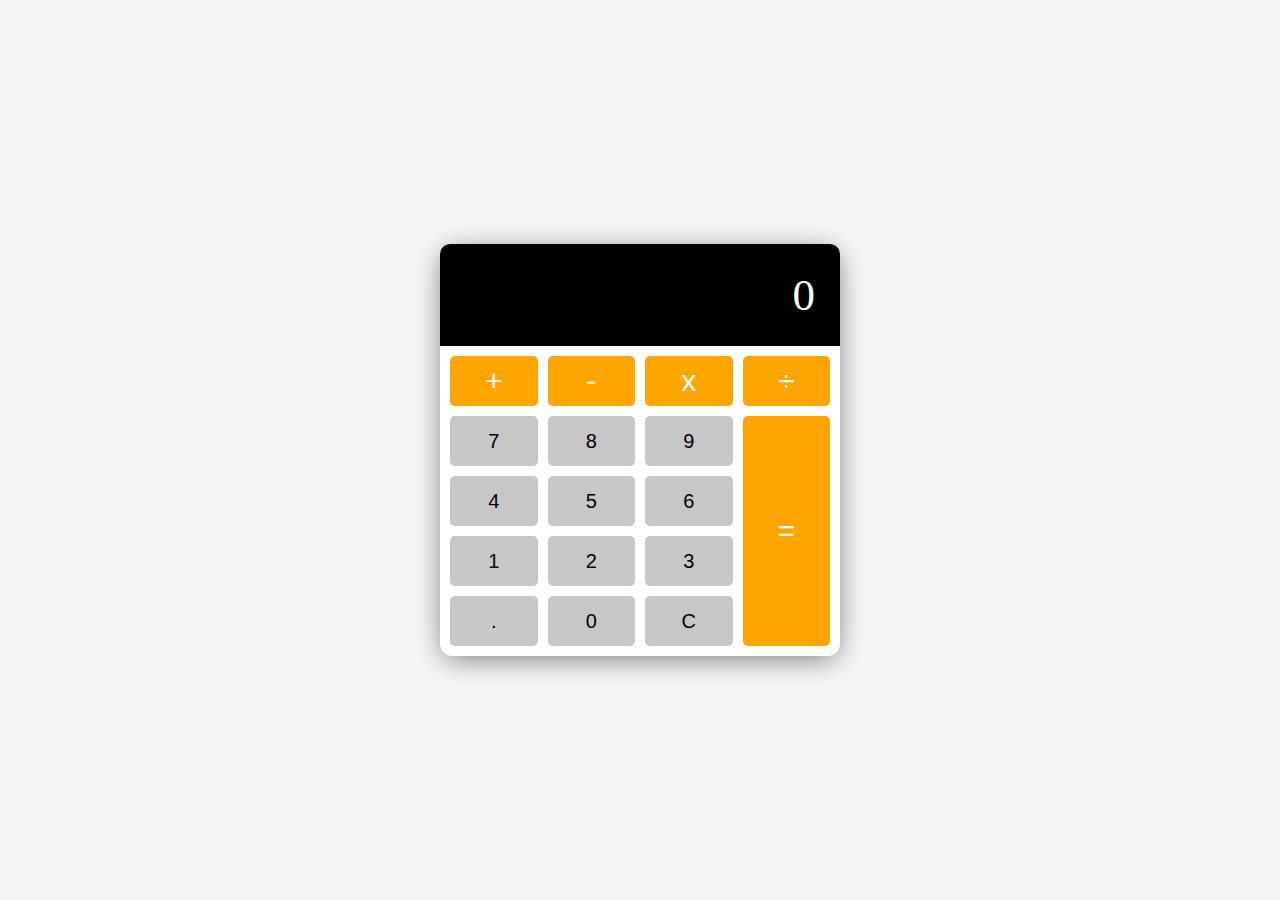
<file: calculator/index.html>
<!DOCTYPE html>
<html lang="en">
<head>
    <meta charset="UTF-8">
    <meta name="viewport" content="width=device-width, initial-scale=1.0">
    <title>เครื่องคิดเลข</title>
    <link rel="stylesheet" href="style.css">
</head>
<body>
    <div class="calculator">
        <div class="calculator-display">
            <h1>0</h1>
        </div>
        <div class="calculator-button">
            <button class="operator" value="+">+</button>
            <button class="operator" value="-">-</button>
            <button class="operator" value="*">x</button>
            <button class="operator" value="/">÷</button>
            <button value="7">7</button>
            <button value="8">8</button>
            <button value="9">9</button>
            <button value="4">4</button>
            <button value="5">5</button>
            <button value="6">6</button>
            <button value="1">1</button>
            <button value="2">2</button>
            <button value="3">3</button>
            <button value="." class="decimal">.</button>
            <button value="0">0</button>
            <button value="c" class="clear-btn" id="clear-btn">C</button>
            <button value="=" class="equal operator">=</button>
        </div>
    </div>
    <script src="script.js"></script>
</body>
</html>
</file>
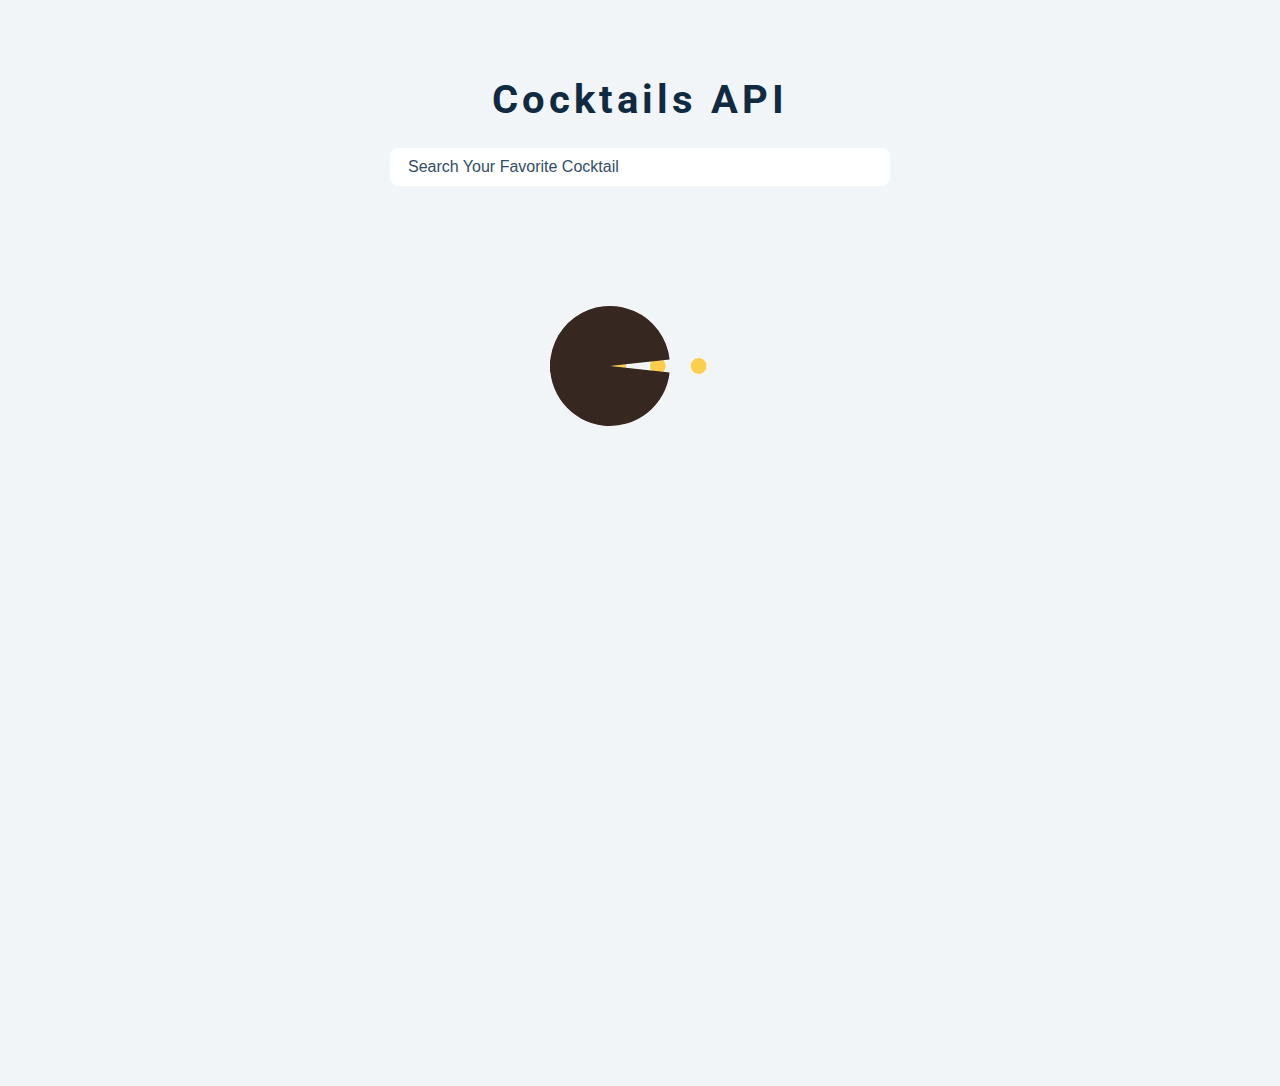
<file: cocktails/index.html>
<!DOCTYPE html>
<html lang="en">
  <head>
    <meta charset="UTF-8" />
    <meta name="viewport" content="width=device-width, initial-scale=1.0" />
    <title>Cocktails</title>
    <!-- font-awesome -->
    <link
      rel="stylesheet"
      href="https://cdnjs.cloudflare.com/ajax/libs/font-awesome/5.14.0/css/all.min.css"
    />
    <!-- css -->
    <link rel="stylesheet" href="./styles.css" />
  </head>

  <body>
    <form class="search-form">
      <h2>cocktails API</h2>
      <input
        type="text"
        placeholder="search your favorite cocktail"
        name="drink"
      />
    </form>
    <section class="section cocktails">
      <article class="loading">
        <img src="./loading.gif" alt="loading" />
      </article>
      <h2 class="title"></h2>
      <div class="section-center"></div>
    </section>
    <script type="module" src="./app.js"></script>
  </body>
</html>
</file>
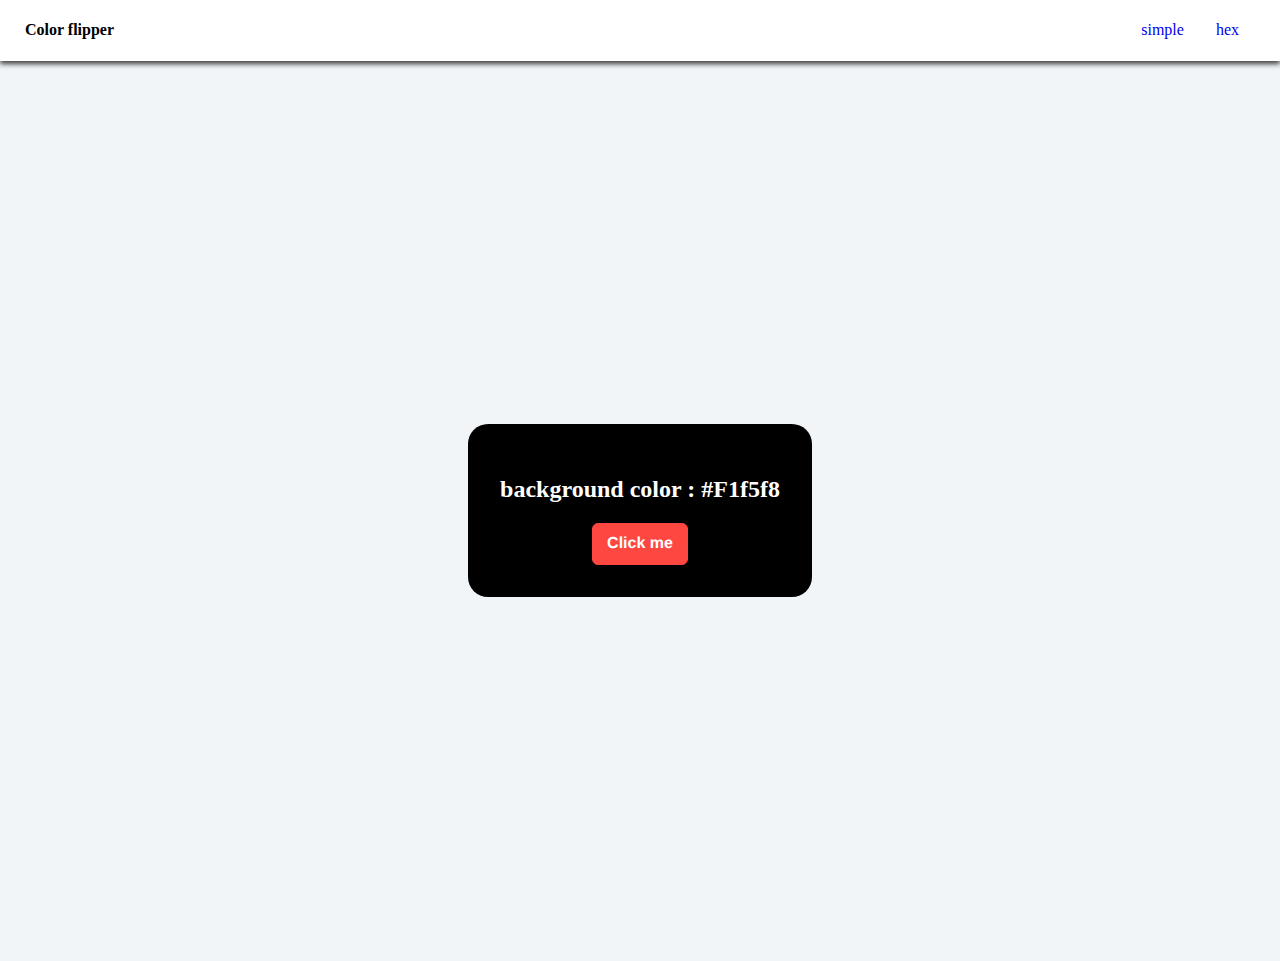
<file: ColorFlipper/index.html>
<!DOCTYPE html>
<html lang="en">
<head>
    <meta charset="UTF-8">
    <meta http-equiv="X-UA-Compatible" content="IE=edge">
    <meta name="viewport" content="width=device-width, initial-scale=1.0">
    <link rel="stylesheet" href="style.css">
    <title>Document</title>
</head>
<body>
    <nav>
        <div class="nav-center">
            <h4>Color flipper</h4>
            <ul class="nav-links">
                <li>
                    <a href="index.html">simple</a>
                </li>
                <li>
                    <a href="hex.html">hex</a>
                </li>
            </ul>
        </div>
    </nav>
    <main>
        <div class="container">
            <h2>background color : <span class="color">
                #F1f5f8
            </span></h2>
            <button class="btn btn-hero" id="btn">Click me</button>
        </div>
    </main>
    
    <script src="app.js"></script>
</body>
</html>
</file>
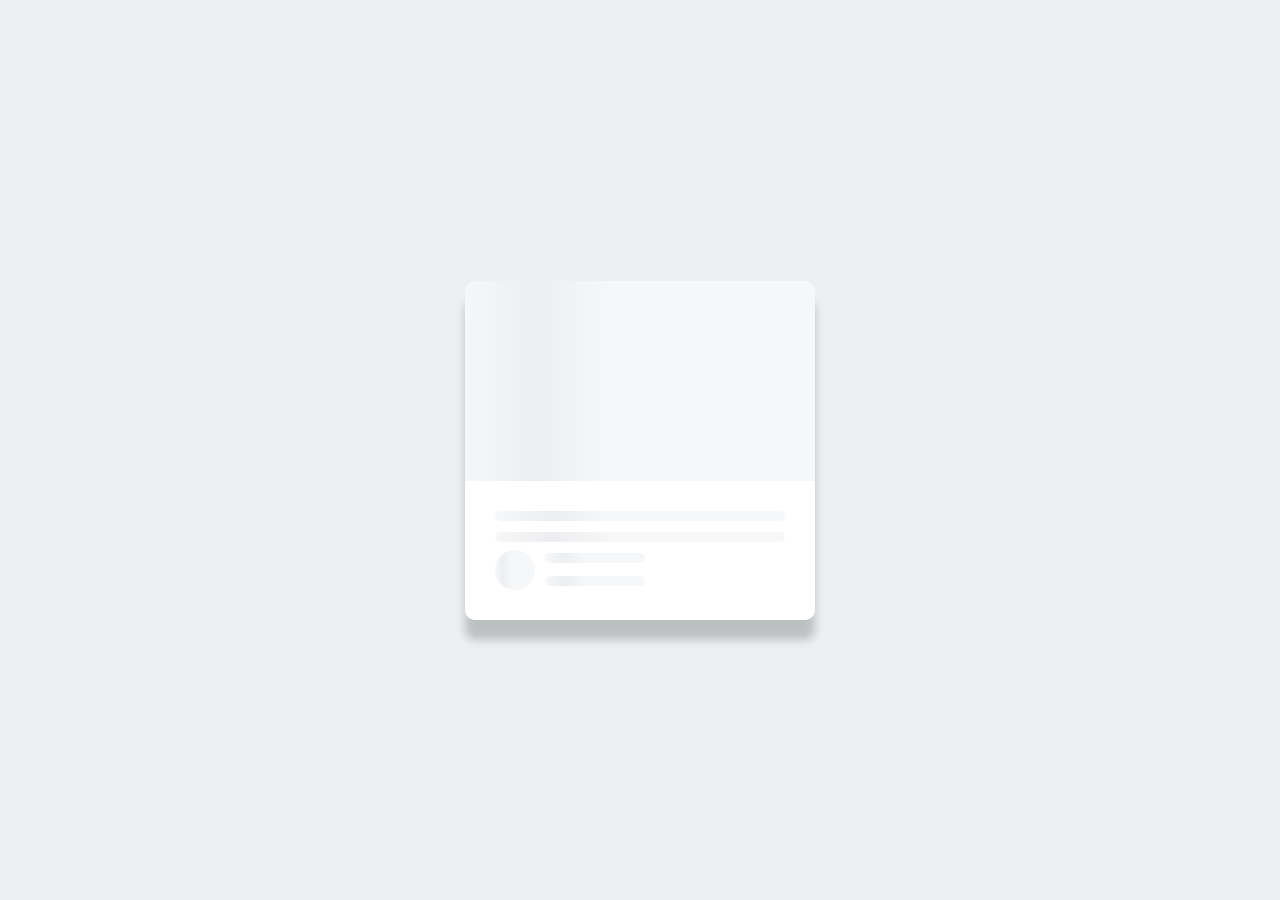
<file: ContentLoading/index.html>
<!DOCTYPE html>
<html lang="en">
<head>
    <meta charset="UTF-8">
    <meta http-equiv="X-UA-Compatible" content="IE=edge">
    <meta name="viewport" content="width=device-width, initial-scale=1.0">
    <link rel="stylesheet" href="style.css">
    <title>Document</title>
</head>
<body>
    <div class="card">
        <div class="card-header animated_bg" id="header">
            &nbsp;
        </div>
        <div class="card-content">
            <h3 class="card-title animated_bg animated_text" id="title">
                &nbsp;
            </h3>
            <p class="card-description animated_bg animated_text " id="description">
                &nbsp;            
            </p>
            <div class="seller">
                <div class="profile_img animated_bg" id="profile_img">
                    &nbsp;
                </div>
                <div class="seller-info">
                    <strong id="name" class=" animated_bg animated_text">
                        &nbsp;
                    </strong>
                    <small id="price" class=" animated_bg animated_text">
                        &nbsp;
                    </small>
                </div>
            </div>
        </div>
    </div>

    <script src="script.js"></script>
</body>
</html>
</file>
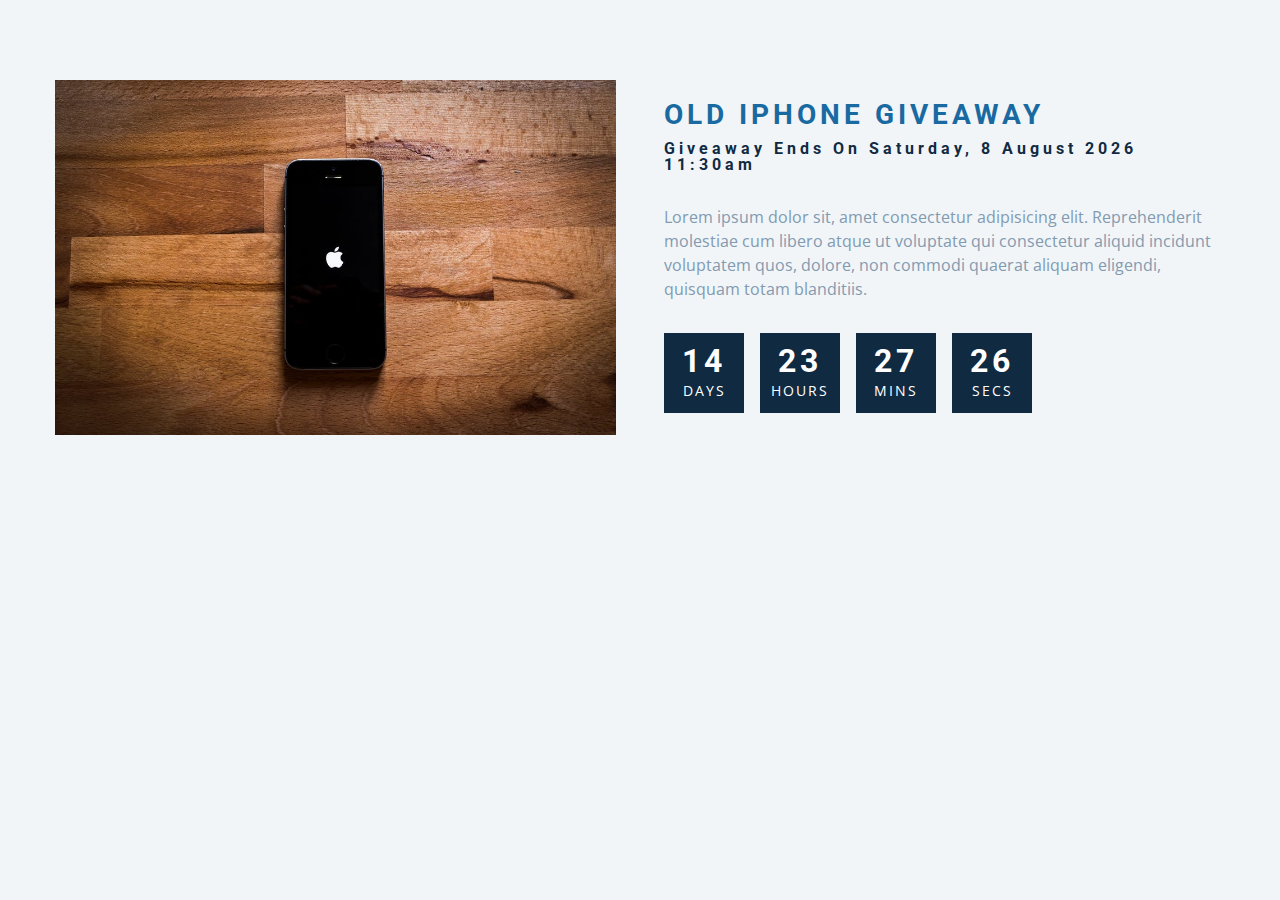
<file: countdown-timer/index.html>
<!DOCTYPE html>
<html lang="en">
  <head>
    <meta charset="UTF-8" />
    <meta name="viewport" content="width=device-width, initial-scale=1.0" />
    <title>Countdown</title>

    <!-- styles -->
    <link rel="stylesheet" href="styles.css" />
  </head>
  <body>
    <section class="section-center">
      <!-- image -->
      <article class="gift-img">
        <img src="./gift.jpeg" alt="gift" />
      </article>
      <!-- info -->
      <article class="gift-info">
        <h3>old iphone giveaway</h3>
        <h4 class="giveaway">
        </h4>
        <p>
          Lorem ipsum dolor sit, amet consectetur adipisicing elit.
          Reprehenderit molestiae cum libero atque ut voluptate qui consectetur
          aliquid incidunt voluptatem quos, dolore, non commodi quaerat aliquam
          eligendi, quisquam totam blanditiis.
        </p>
        <div class="deadline">
          <!-- days -->
          <div class="deadline-format">
            <div>
              <h4 class="days">34</h4>
              <span>days</span>
            </div>
          </div>
          <!-- end of days -->
          <!-- days -->
          <div class="deadline-format">
            <div>
              <h4 class="hours">34</h4>
              <span>hours</span>
            </div>
          </div>
          <!-- end of days -->
          <!-- minutes -->
          <div class="deadline-format">
            <div>
              <h4 class="minutes">34</h4>
              <span>mins</span>
            </div>
          </div>
          <!-- end of days -->
          <!-- minutes -->
          <div class="deadline-format">
            <div>
              <h4 class="seconds">34</h4>
              <span>secs</span>
            </div>
          </div>
          <!-- end of days -->
        </div>
      </article>
    </section>
    <!-- javascript -->
    <script src="app.js"></script>
  </body>
</html>
</file>
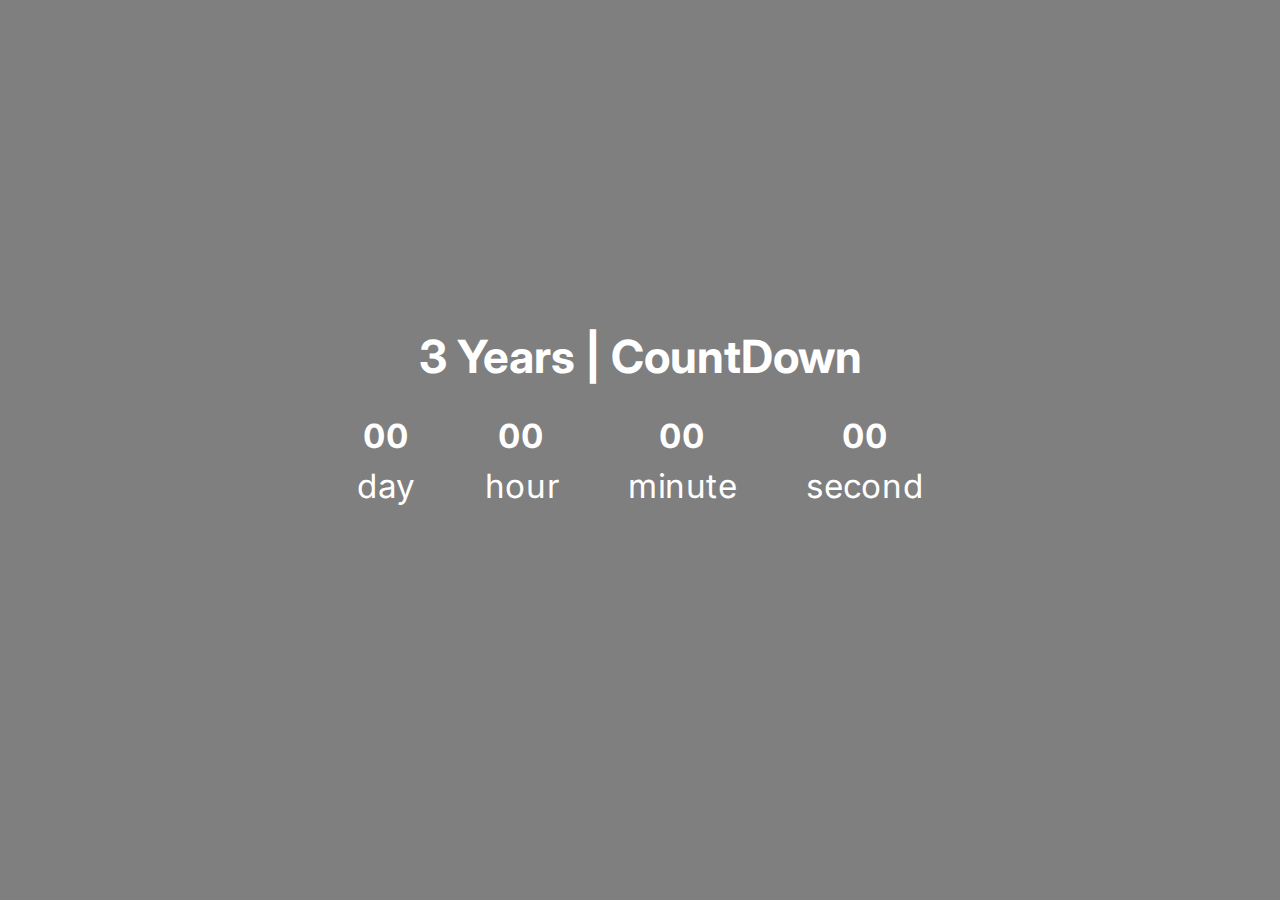
<file: countdown/index.html>
<!DOCTYPE html>
<html lang="en">
<head>
    <meta charset="UTF-8">
    <meta http-equiv="X-UA-Compatible" content="IE=edge">
    <meta name="viewport" content="width=device-width, initial-scale=1.0">
    <title>CountDown</title>
    <link rel="stylesheet" href="style.css">
</head>
<body>
    <h1>3 Years | CountDown</h1>
    <div class="countdown" id="countdown">
    <div class="time">
        <h2 id="days">00</h2>
        <small>day</small>
    </div>   
    <div class="time">
        <h2 id="hours">00</h2>
        <small>hour</small>
    </div>   
    <div class="time">
        <h2 id="minutes">00</h2>
        <small>minute</small>
    </div>   
    <div class="time">
        <h2 id="seconds">00</h2>
        <small>second</small>
    </div>   
</div> 
    <script src="script.js"></script>
</body>
</html>
</file>
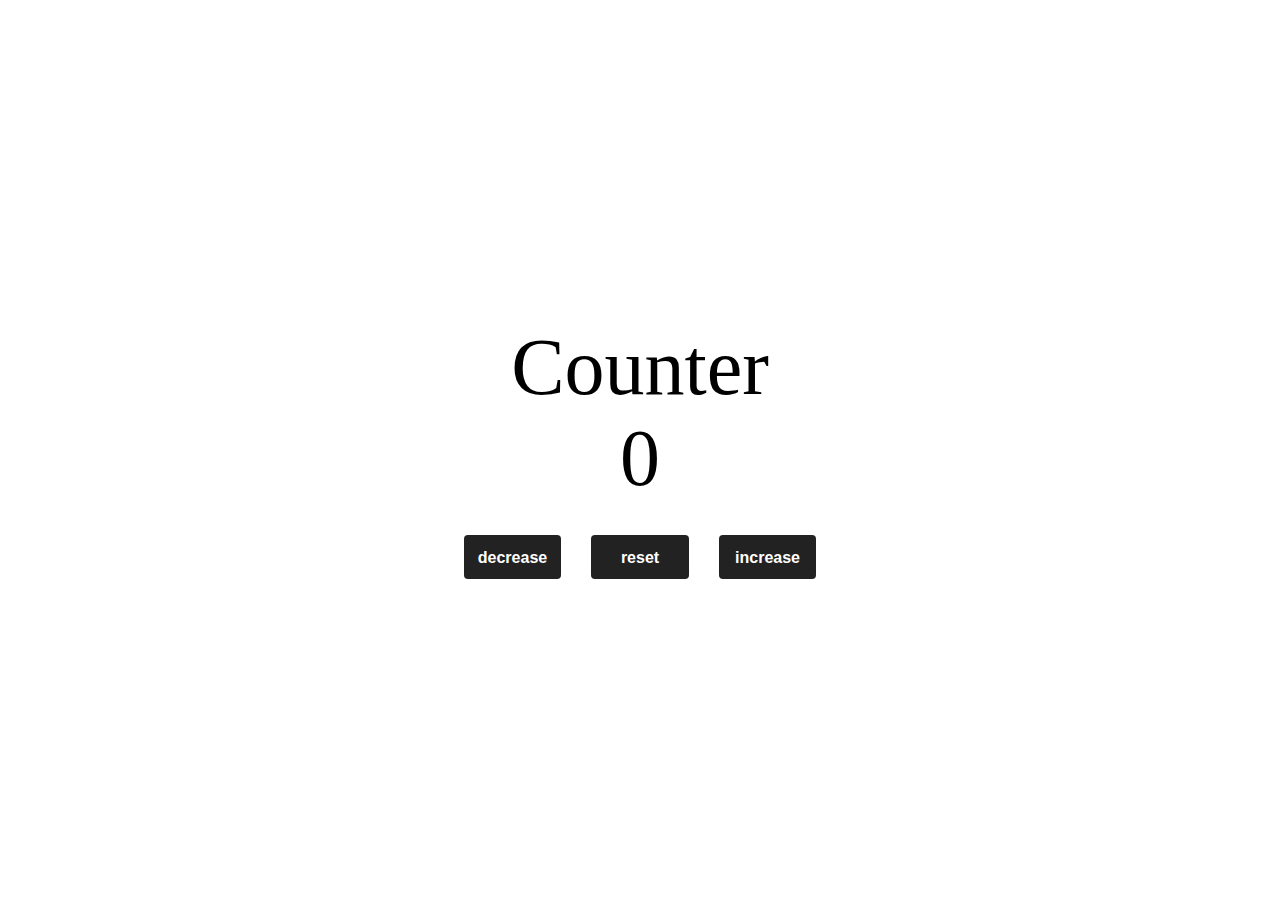
<file: Counter/index.html>
<!DOCTYPE html>
<html lang="en">
<head>
    <meta charset="UTF-8">
    <meta http-equiv="X-UA-Compatible" content="IE=edge">
    <meta name="viewport" content="width=device-width, initial-scale=1.0">
    <link rel="stylesheet" href="style.css">
    <title>Document</title>
</head>
<body>
 <main class="container">
        <div class="top">
            Counter 
            <span id="count">0</span>
        </div>
        <div class="bottom">
            <button class="btn decrease" >decrease</button>
            <button class="btn reset" >reset</button>
            <button class="btn increase" >increase</button>
        </div>
 </main>
    
    <script src="app.js"></script>
</body>
</html>
</file>
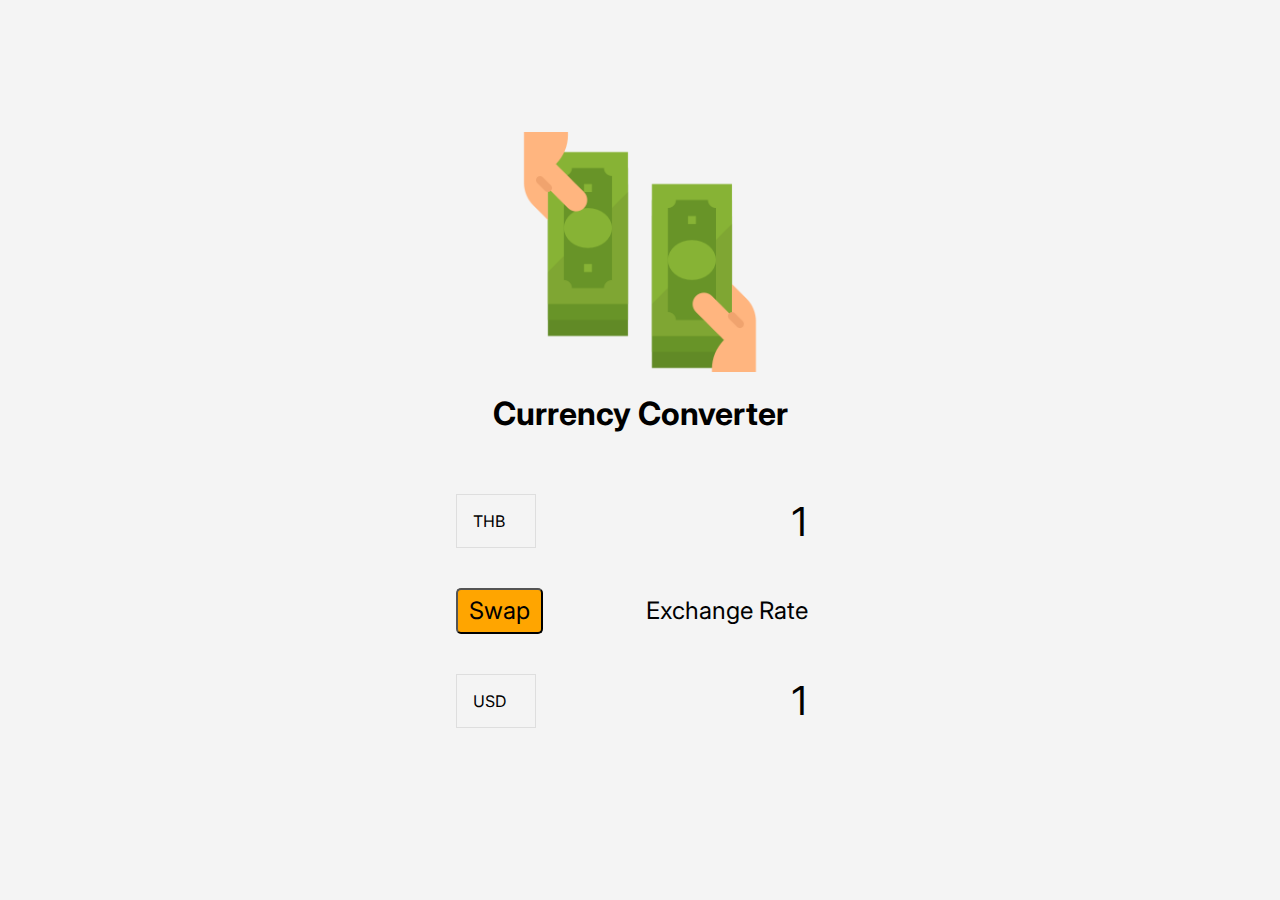
<file: currencyCalculator/index.html>
<!DOCTYPE html>
<html lang="en">
<head>
    <meta charset="UTF-8">
    <meta http-equiv="X-UA-Compatible" content="IE=edge">
    <meta name="viewport" content="width=device-width, initial-scale=1.0">
    <link rel="stylesheet" href="style.css">
    <title>Currency Converter</title>
</head>
<body>
    <img src="img/money.png" class="money-img">
    <h1> Currency Converter </h1>
    <div class="container">
        <div class="currency">
            <select name="" id="currency-one" >
                <option value="AED">AED</option>
          <option value="ARS">ARS</option>
          <option value="AUD">AUD</option>
          <option value="BGN">BGN</option>
          <option value="BRL">BRL</option>
          <option value="BSD">BSD</option>
          <option value="CAD">CAD</option>
          <option value="CHF">CHF</option>
          <option value="CLP">CLP</option>
          <option value="CNY">CNY</option>
          <option value="COP">COP</option>
          <option value="CZK">CZK</option>
          <option value="DKK">DKK</option>
          <option value="DOP">DOP</option>
          <option value="EGP">EGP</option>
          <option value="EUR">EUR</option>
          <option value="FJD">FJD</option>
          <option value="GBP">GBP</option>
          <option value="GTQ">GTQ</option>
          <option value="HKD">HKD</option>
          <option value="HRK">HRK</option>
          <option value="HUF">HUF</option>
          <option value="IDR">IDR</option>
          <option value="ILS">ILS</option>
          <option value="INR">INR</option>
          <option value="ISK">ISK</option>
          <option value="JPY">JPY</option>
          <option value="KRW">KRW</option>
          <option value="KZT">KZT</option>
          <option value="MXN">MXN</option>
          <option value="MYR">MYR</option>
          <option value="NOK">NOK</option>
          <option value="NZD">NZD</option>
          <option value="PAB">PAB</option>
          <option value="PEN">PEN</option>
          <option value="PHP">PHP</option>
          <option value="PKR">PKR</option>
          <option value="PLN">PLN</option>
          <option value="PYG">PYG</option>
          <option value="RON">RON</option>
          <option value="RUB">RUB</option>
          <option value="SAR">SAR</option>
          <option value="SEK">SEK</option>
          <option value="SGD">SGD</option>
          <option value="THB" selected>THB</option>
          <option value="TRY">TRY</option>
          <option value="TWD">TWD</option>
          <option value="UAH">UAH</option>
          <option value="USD">USD</option>
          <option value="UYU">UYU</option>
          <option value="VND">VND</option>
          <option value="ZAR">ZAR</option>
            </select>
            <input type="number" id="amount-one" value="1">
        </div>
        <div class="swap-container">
            <button class="btn" id="btn">Swap</button>
            <div class="rate" id="rate">Exchange Rate</div>
            
        </div>
        <div class="currency">
            <select name="" id="currency-two">
                <option value="AED">AED</option>
          <option value="ARS">ARS</option>
          <option value="AUD">AUD</option>
          <option value="BGN">BGN</option>
          <option value="BRL">BRL</option>
          <option value="BSD">BSD</option>
          <option value="CAD">CAD</option>
          <option value="CHF">CHF</option>
          <option value="CLP">CLP</option>
          <option value="CNY">CNY</option>
          <option value="COP">COP</option>
          <option value="CZK">CZK</option>
          <option value="DKK">DKK</option>
          <option value="DOP">DOP</option>
          <option value="EGP">EGP</option>
          <option value="EUR">EUR</option>
          <option value="FJD">FJD</option>
          <option value="GBP">GBP</option>
          <option value="GTQ">GTQ</option>
          <option value="HKD">HKD</option>
          <option value="HRK">HRK</option>
          <option value="HUF">HUF</option>
          <option value="IDR">IDR</option>
          <option value="ILS">ILS</option>
          <option value="INR">INR</option>
          <option value="ISK">ISK</option>
          <option value="JPY">JPY</option>
          <option value="KRW">KRW</option>
          <option value="KZT">KZT</option>
          <option value="MXN">MXN</option>
          <option value="MYR">MYR</option>
          <option value="NOK">NOK</option>
          <option value="NZD">NZD</option>
          <option value="PAB">PAB</option>
          <option value="PEN">PEN</option>
          <option value="PHP">PHP</option>
          <option value="PKR">PKR</option>
          <option value="PLN">PLN</option>
          <option value="PYG">PYG</option>
          <option value="RON">RON</option>
          <option value="RUB">RUB</option>
          <option value="SAR">SAR</option>
          <option value="SEK">SEK</option>
          <option value="SGD">SGD</option>
          <option value="THB">THB</option>
          <option value="TRY">TRY</option>
          <option value="TWD">TWD</option>
          <option value="UAH">UAH</option>
          <option value="USD" selected>USD</option>
          <option value="UYU">UYU</option>
          <option value="VND">VND</option>
          <option value="ZAR">ZAR</option>
            </select>
            <input type="number" id="amount-two"  value="1">

        </div>
    </div>
    <script src="script.js"></script>
</body>
</html>
</file>
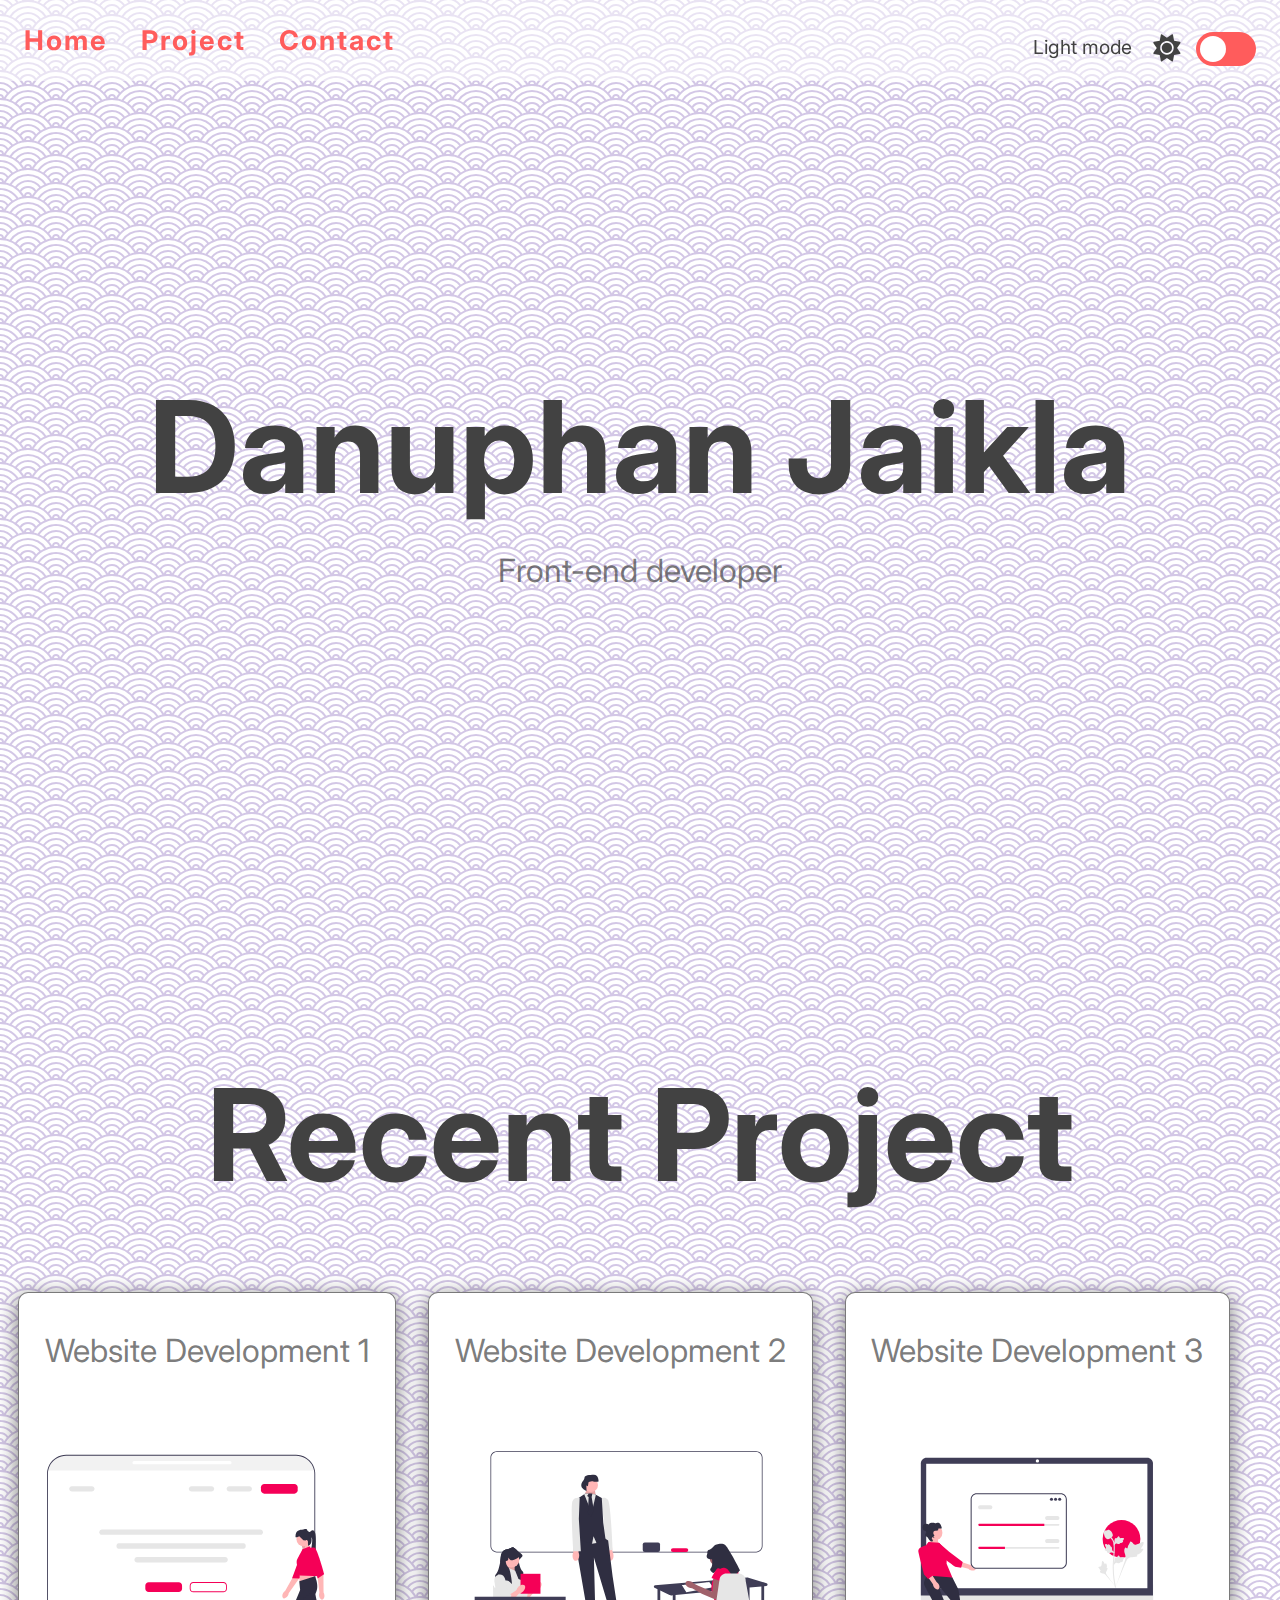
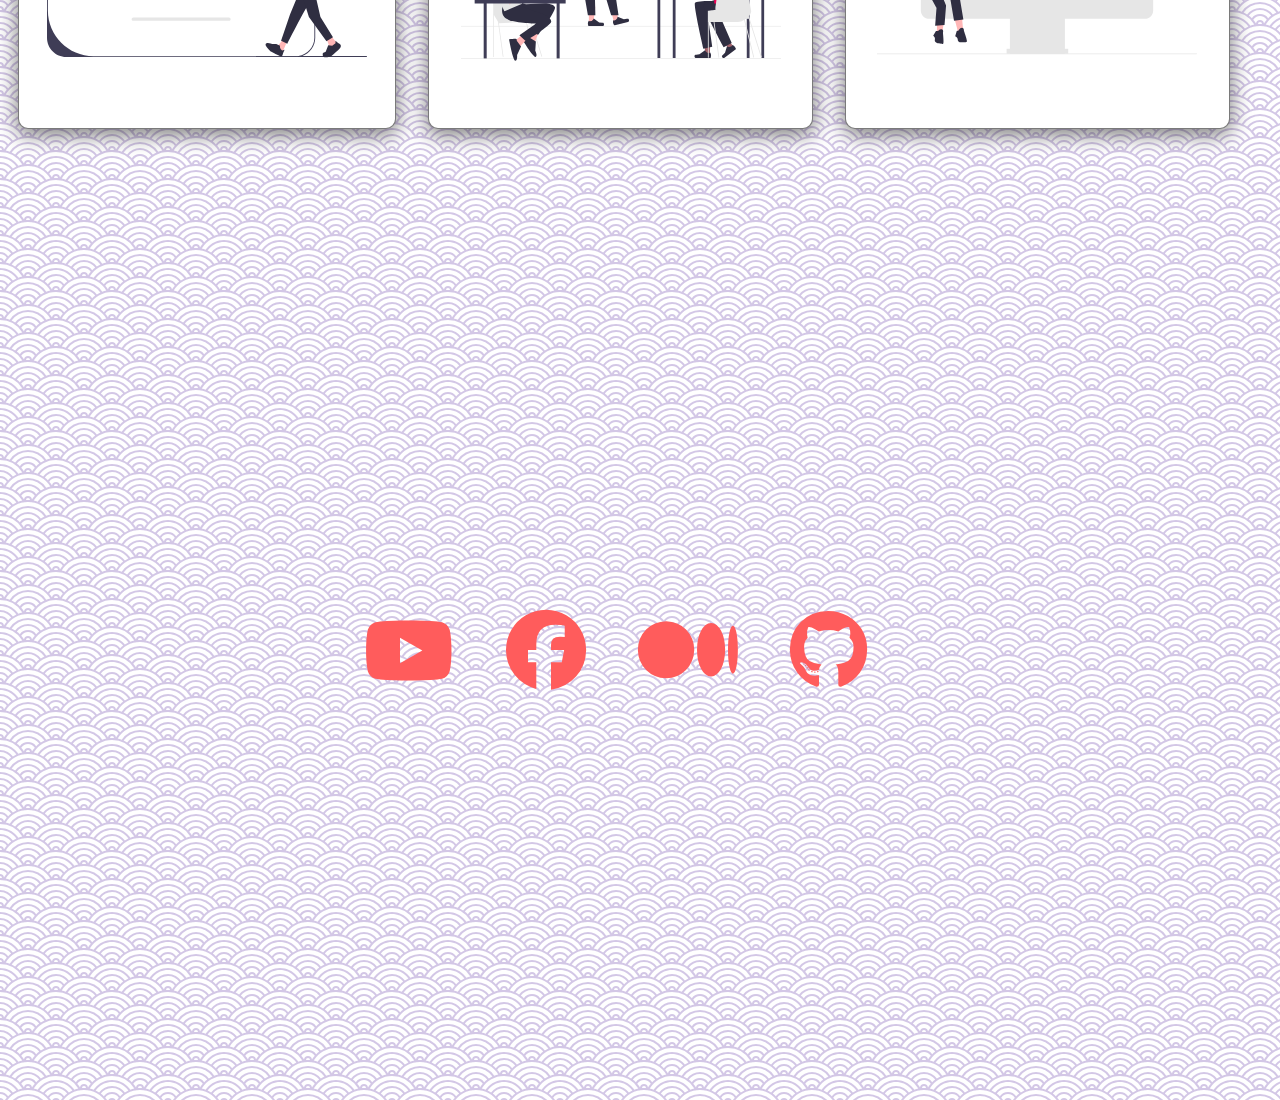
<file: Darkmode1/index.html>
<!DOCTYPE html>
<html lang="en">
<head>
    <meta charset="UTF-8">
    <meta http-equiv="X-UA-Compatible" content="IE=edge">
    <meta name="viewport" content="width=device-width, initial-scale=1.0">
    <title>Dark & Light Mode</title>
    <link rel="stylesheet" href="style.css">
    <link rel="stylesheet" href="https://cdnjs.cloudflare.com/ajax/libs/font-awesome/6.2.1/css/all.min.css">

</head>
<body>
    <div class="theme-switch-container">
        <span id="toggle-icon">
            <span class="toggle-text">Light mode</span>
            <i class="fas fa-sun"></i>

        </span>
        <label class="theme-switch">
             <input type="checkbox" > 
             <div class="slider round"></div>
        </label>
    </div>
    <nav id="nav">
        <a href="#home">Home</a>
        <a href="#project">Project</a>
        <a href="#contact">Contact</a>
    </nav>
    <section id="home">
        <div class="title-group">
            <h1>Danuphan Jaikla</h1>
            <h2>Front-end developer</h2>
        </div>
    </section>
    <section id="project">
        <h1>Recent Project</h1>
         <div class="project-container">
            <div class="image-container">
                <h2>Website Development 1</h2>
                <img src="img/undraw_experience_light.svg" alt="" id="image1">
        </div>
            <div class="image-container">
                <h2>Website Development 2</h2>
                <img src="img/undraw_educator_light.svg" alt="" id="image2">
        </div>
            <div class="image-container">
                 <h2>Website Development 3</h2>
                <img src="img/undraw_online_light.svg" alt="" id="image3">
        </div>
     </div>
    </section>
    <section id="contact">
        <div class="social-icon">
            <i class="fab fa-youtube"></i>
            <i class="fab fa-facebook"></i>
            <i class="fab fa-medium"></i>
            <i class="fab fa-github"></i>
        </div>
    </section>
    <script src="script.js"></script>
</body>
</html>
</file>
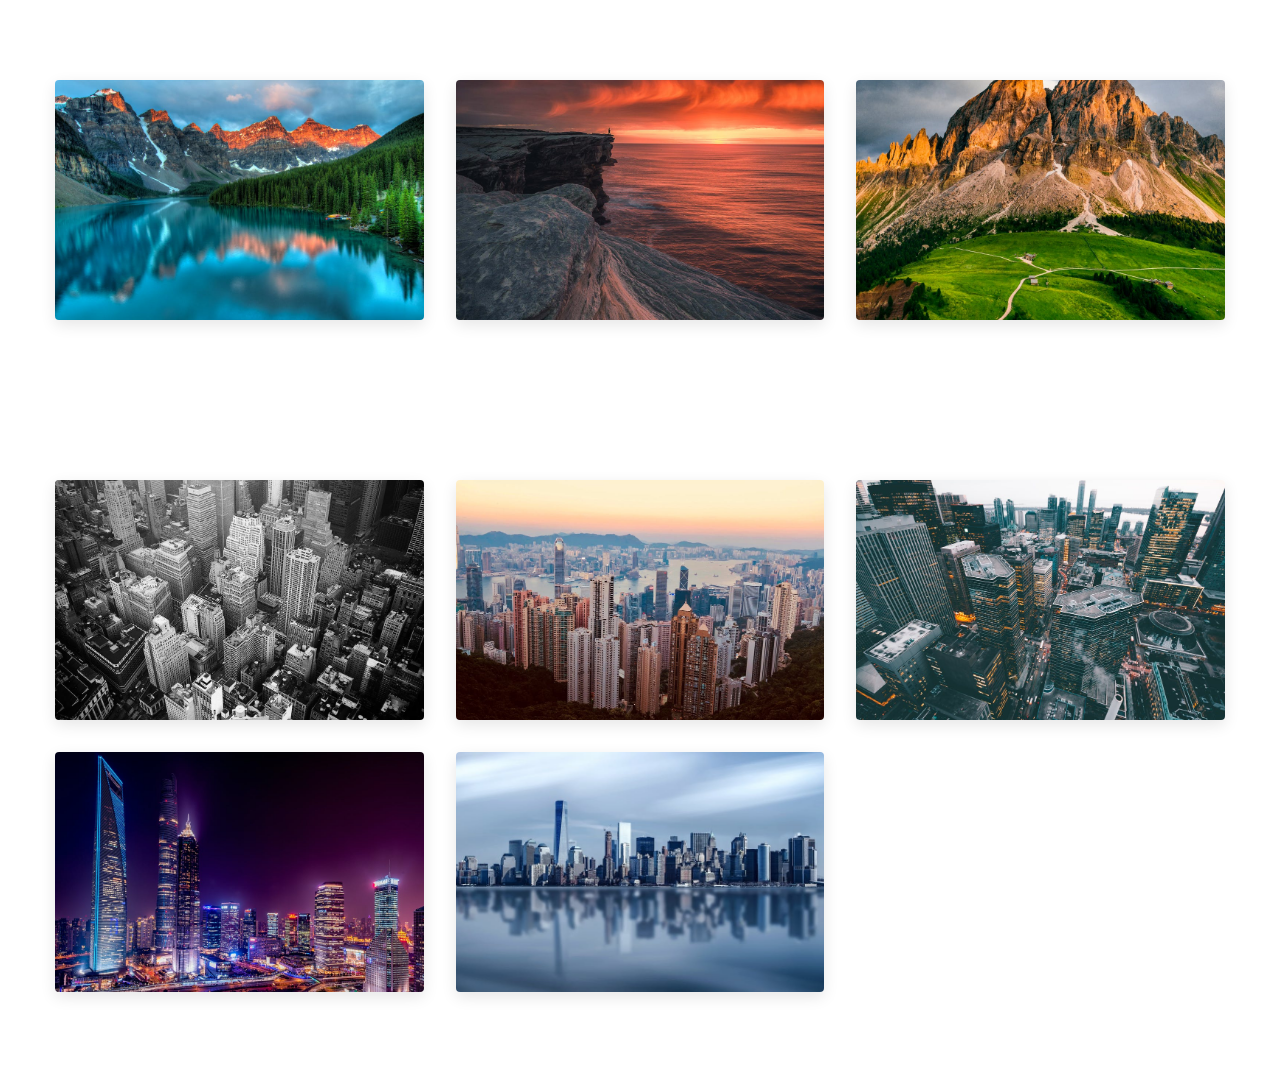
<file: gallery/index.html>
<!DOCTYPE html>
<html lang="en">
  <head>
    <meta charset="UTF-8" />
    <meta name="viewport" content="width=device-width, initial-scale=1.0" />
    <title>Gallery</title>
    <!-- font-awesome -->
    <link
      rel="stylesheet"
      href="https://cdnjs.cloudflare.com/ajax/libs/font-awesome/5.14.0/css/all.min.css"
    />
    <!-- styles -->
    <link rel="stylesheet" href="styles.css" />
  </head>
  <body>
    <!-- nature -->
    <section class="section nature">
      <img
        src="./images/nature-1.jpeg"
        title="nature-1"
        class="img"
        data-id="1"
        alt="nature-1"
      />
      <img
        src="./images/nature-2.jpeg"
        title="nature-2"
        class="img"
        data-id="2"
        alt="nature-2"
      />
      <img
        src="./images/nature-3.jpeg"
        title="nature-3"
        class="img"
        data-id="3"
        alt="nature-3"
      />
    </section>
    <!-- city -->
    <section class="section city">
      <img
        src="./images/city-1.jpeg"
        title="city-1"
        data-id="1"
        class="img"
        alt="city-1"
      />
      <img
        src="./images/city-2.jpeg"
        title="city-2"
        data-id="2"
        class="img"
        alt="city-2"
      />
      <img
        src="./images/city-3.jpeg"
        title="city-3"
        data-id="3"
        class="img"
        alt="city-3"
      />
      <img
        src="./images/city-4.jpeg"
        title="city-4"
        data-id="4"
        class="img"
        alt="city-4"
      />
      <img
        src="./images/city-5.jpeg"
        title="city-5"
        data-id="5"
        class="img"
        alt="city-5"
      />
    </section>

    <!-- modal -->
    <div class="modal">
      <button class="close-btn">
        <i class="fas fa-times"></i>
      </button>
      <div class="modal-content">
        <!-- prev next buttons -->
        <button class="prev-btn">
          <i class="fas fa-chevron-left"></i>
        </button>
        <button class="next-btn">
          <i class="fas fa-chevron-right"></i>
        </button>
        <!-- content -->
        <img src="./images/city-1.jpeg" class="main-img" alt="" />
        <h3 class="image-name">image name</h3>
        <div class="modal-images">
          <img
            src="./images/city-1.jpeg"
            title="city-1"
            id="1"
            class="modal-img"
            alt=""
          />
          <img
            src="./images/city-2.jpeg"
            title="city-2"
            id="2"
            class="modal-img selected"
            alt=""
          />
        </div>
      </div>
    </div>
    <script src="app-class.js"></script>
  </body>
</html>
</file>
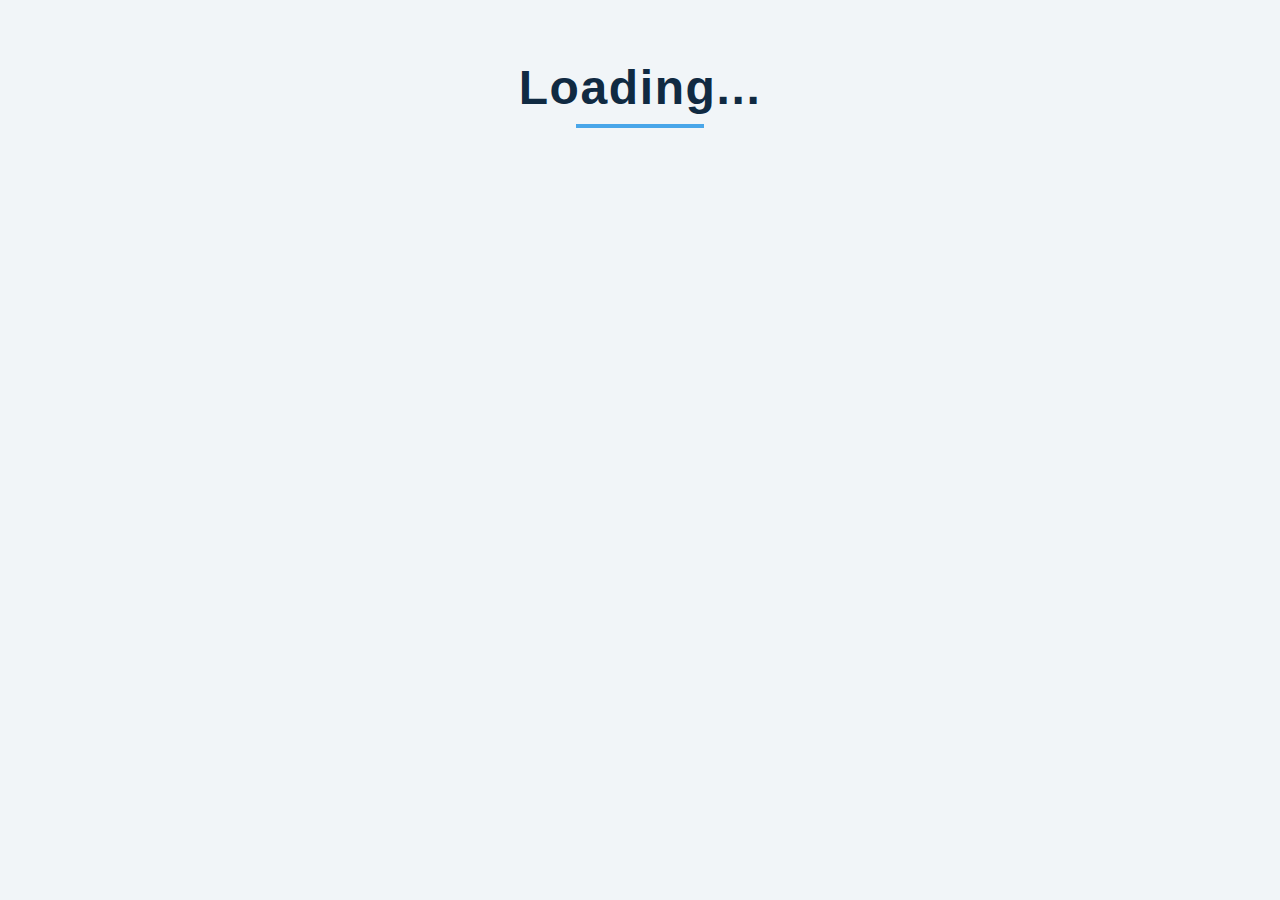
<file: githubusers/index.html>
<!DOCTYPE html>
<html lang="en">
  <head>
    <meta charset="UTF-8" />
    <meta name="viewport" content="width=device-width, initial-scale=1.0" />
    <title>Pagination Complete</title>
    <!-- font-awesome -->
    <link
      rel="stylesheet"
      href="https://cdnjs.cloudflare.com/ajax/libs/font-awesome/5.14.0/css/all.min.css"
    />

    <!-- stylesheet -->
    <link rel="stylesheet" href="./styles.css" />
  </head>
  <body>
    <main>
      <div class="section-title">
        <h1>Loading...</h1>
        <div class="underline"></div>
      </div>
      <section class="followers">
        <div class="container"></div>

        <div class="btn-container"></div>
      </section>
    </main>
    <script type="module" src="./app.js"></script>
  </body>
</html>
</file>
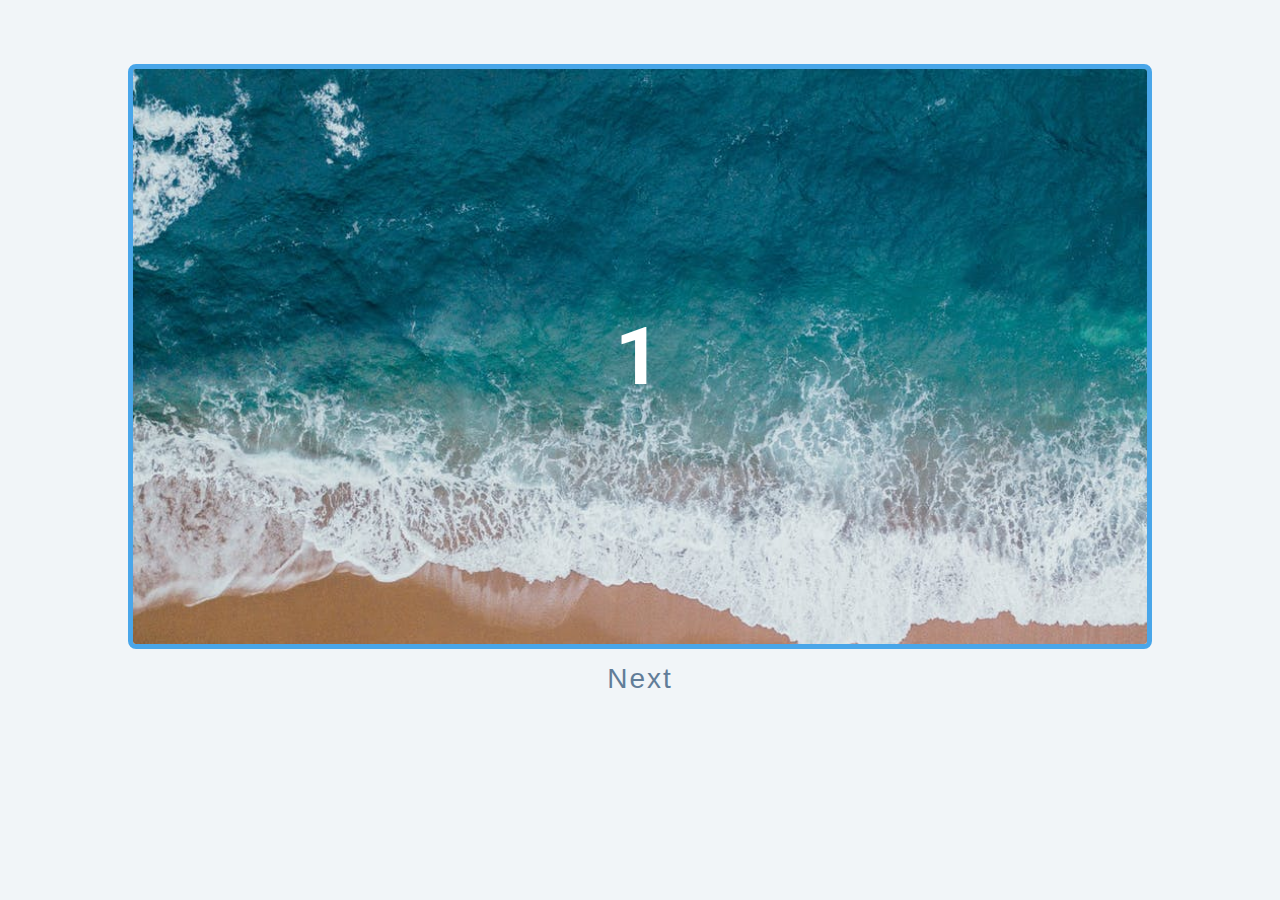
<file: imgslider/index.html>
<!DOCTYPE html>
<html lang="en">
  <head>
    <meta charset="UTF-8" />
    <meta name="viewport" content="width=device-width, initial-scale=1.0" />
    <title>Slider</title>

    <!-- styles -->
    <link rel="stylesheet" href="styles.css" />
  </head>
  <body>
    <div class="slider-container">
      <div class="slide">
        <img src="./img-1.jpeg" class="slide-img" alt="" />
        <h1>1</h1>
      </div>
      <div class="slide">
        <h1>2</h1>
      </div>
      <div class="slide">
        <h1>3</h1>
      </div>
      <div class="slide">
        <div>
          <img src="./person-1.jpeg" class="person-img" alt="" />
          <h4>susan doe</h4>
          <h1>4</h1>
        </div>
      </div>
    </div>
    <div class="btn-container">
      <button type="button" class="prevBtn">
        prev
      </button>
      <button type="button" class="nextBtn">
        next
      </button>
    </div>

    <!-- javascript -->
    <script src="app.js"></script>
  </body>
</html>
</file>
<file: calculator/style.css>
html{
    box-sizing: border-box;
}
body{
    margin:0;
    min-height: 100vh;
    display: flex;
    justify-content: center;
    align-items: center;
    background-color: whitesmoke;
}
.calculator{
    background: white;
    width: 400px;
    border-radius: 12px;
    box-shadow: 0 5px 30px -5px rgba(0, 0, 0, 0.6);
}
.calculator-display{
    background-color: black;
    color:white;
    display: flex;
    align-items: center;
    justify-content: flex-end;
    border-radius: 10px 10px 0 0;
}
.calculator-display h1{
    margin:0;
    font-size: 45px;
    padding: 25px;
    font-weight: 100;
    overflow-x: auto;
}
.calculator-button{
    display: grid;
    grid-template-columns: repeat(4,1fr);
    grid-gap: 10px;
    padding: 10px;
}
.equal{
    grid-column: -2;
    grid-row: 2/span 4;
}
button{
    min-height: 50px;
    font-size: 20px;
    font-weight: 100;
    border:none;
    border-radius: 5px;
    cursor: pointer;
    outline: none;
    background-color: rgb(199, 199, 199);
}
button:hover{
    filter: brightness(110%);
}
button:active{
    transform: translateY(1px);
}
.operator , .equal{
    background: orange;
    color:white;
    font-size:30px;
}

@media screen and (max-width:600px){
    .calculator{
        width: 95%;
    }
}
</file>
<file: cocktails/styles.css>
/*
=============== 
Fonts
===============
*/
@import url('https://fonts.googleapis.com/css?family=Open+Sans|Roboto:400,700&display=swap');

/*
=============== 
Variables
===============
*/

:root {
  /* dark shades of primary color*/
  --clr-primary-1: hsl(205, 86%, 17%);
  --clr-primary-2: hsl(205, 77%, 27%);
  --clr-primary-3: hsl(205, 72%, 37%);
  --clr-primary-4: hsl(205, 63%, 48%);
  /* primary/main color */
  --clr-primary-5: #49a6e9;
  /* lighter shades of primary color */
  --clr-primary-6: hsl(205, 89%, 70%);
  --clr-primary-7: hsl(205, 90%, 76%);
  --clr-primary-8: hsl(205, 86%, 81%);
  --clr-primary-9: hsl(205, 90%, 88%);
  --clr-primary-10: hsl(205, 100%, 96%);
  /* darkest grey - used for headings */
  --clr-grey-1: hsl(209, 61%, 16%);
  --clr-grey-2: hsl(211, 39%, 23%);
  --clr-grey-3: hsl(209, 34%, 30%);
  --clr-grey-4: hsl(209, 28%, 39%);
  /* grey used for paragraphs */
  --clr-grey-5: hsl(210, 22%, 49%);
  --clr-grey-6: hsl(209, 23%, 60%);
  --clr-grey-7: hsl(211, 27%, 70%);
  --clr-grey-8: hsl(210, 31%, 80%);
  --clr-grey-9: hsl(212, 33%, 89%);
  --clr-grey-10: hsl(210, 36%, 96%);
  --clr-white: #fff;
  --clr-red-dark: hsl(360, 67%, 44%);
  --clr-red-light: hsl(360, 71%, 66%);
  --clr-green-dark: hsl(125, 67%, 44%);
  --clr-green-light: hsl(125, 71%, 66%);
  --clr-black: #222;
  --ff-primary: 'Roboto', sans-serif;
  --ff-secondary: 'Open Sans', sans-serif;
  --transition: all 0.3s linear;
  --spacing: 0.25rem;
  --radius: 0.5rem;
  --light-shadow: 0 5px 15px rgba(0, 0, 0, 0.1);
  --dark-shadow: 0 5px 15px rgba(0, 0, 0, 0.2);
  --max-width: 1170px;
  --fixed-width: 620px;
}
/*
=============== 
Global Styles
===============
*/

*,
::after,
::before {
  margin: 0;
  padding: 0;
  box-sizing: border-box;
}
body {
  font-family: var(--ff-secondary);
  background: var(--clr-grey-10);
  color: var(--clr-grey-1);
  line-height: 1.5;
  font-size: 0.875rem;
}
ul {
  list-style-type: none;
}
a {
  text-decoration: none;
}

h1,
h2,
h3,
h4 {
  letter-spacing: var(--spacing);
  text-transform: capitalize;
  line-height: 1.25;
  margin-bottom: 0.75rem;
  font-family: var(--ff-primary);
}
h1 {
  font-size: 3rem;
}
h2 {
  font-size: 2rem;
}
h3 {
  font-size: 1.25rem;
}
h4 {
  font-size: 0.875rem;
}
p {
  margin-bottom: 1.25rem;
  color: var(--clr-grey-5);
}
@media screen and (min-width: 800px) {
  h1 {
    font-size: 4rem;
  }
  h2 {
    font-size: 2.5rem;
  }
  h3 {
    font-size: 1.75rem;
  }
  h4 {
    font-size: 1rem;
  }
  body {
    font-size: 1rem;
  }
  h1,
  h2,
  h3,
  h4 {
    line-height: 1;
  }
}
/*  global classes */

.btn {
  text-transform: uppercase;
  background: var(--clr-primary-5);
  color: var(--clr-white);
  padding: 0.375rem 0.75rem;
  letter-spacing: var(--spacing);
  display: block;
  transition: var(--transition);
  font-size: 0.875rem;
  border: 2px solid var(--clr-primary-5);
  cursor: pointer;
  box-shadow: 0 1px 3px rgba(0, 0, 0, 0.2);
  border-radius: var(--radius);
}
.btn:hover {
  color: var(--clr-primary-5);
  background: var(--clr-primary-1);
  border-color: var(--clr-primary-1);
}
/* section */
.section {
  padding: 5rem 0;
}

.section-center {
  width: 85vw;
  margin: 0 auto;
  max-width: 1170px;
}
@media screen and (min-width: 576px) {
  .section-center {
    display: grid;
    grid-template-columns: repeat(auto-fill, minmax(300px, 1fr));
    column-gap: 4rem;
  }
}
@media screen and (min-width: 992px) {
  .section-center {
    width: 95vw;
  }
}
/* loading */
.loading {
  min-height: 100vh;
  display: grid;
  justify-content: center;
  position: absolute;
  top: 0;
  left: 0;
  width: 100%;
  height: 100%;
  background: var(--clr-grey-10);
  padding-top: 5rem;
  z-index: 999;
}

.hide-loading {
  display: none;
}

/* search form */
.search-form {
  text-align: center;
  padding-top: 5rem;
  width: 85vw;
  max-width: 500px;
  margin: 0 auto;
}

input {
  width: 100%;
  font-size: 1rem;
  border-color: transparent;
  margin-top: 1rem;
  padding: 0.5rem 1rem;
}
input {
  border-radius: var(--radius);
}
input::placeholder {
  text-transform: capitalize;
  color: var(--clr-grey-3);
}

/* cocktails */
.cocktails {
  position: relative;
}
.title {
  font-size: 2rem;
  text-align: center;
}

.cocktail {
  background: var(--clr-white);
  border-radius: var(--radius);
  box-shadow: var(--light-shadow);
  transition: var(--transition);
  margin-bottom: 3rem;
  position: relative;
}
.cocktail:hover {
  box-shadow: var(--dark-shadow);
  transform: scale(1.005);
}
.cocktail img {
  width: 100%;
  display: block;
  border-radius: var(--radius);
  border: 10px solid var(--clr-white);
  transition: var(--transition);
  height: 268px;
  object-fit: cover;
}
.cocktail:hover img {
  filter: blur(2px) grayscale(50%);
}
.cocktail h3 {
  position: absolute;
  bottom: -1rem;
  right: -1rem;
  background: var(--clr-black);
  color: var(--clr-white);
  padding: 1rem 1.5rem;
  text-align: center;
  margin-bottom: 0;
  text-transform: uppercase;
  font-family: monospace;
  font-size: 2rem;
  border-radius: var(--radius);
}

/* single cocktail */
.single-drink {
  width: 85vw;
  max-width: var(--max-width);
  margin: 0 auto;
  margin-top: 4rem;
}
.drink-img {
  width: 100%;
  height: 400px;
  object-fit: cover;
  display: block;
  border: 10px solid var(--clr-white);
  border-radius: var(--radius);
}
@media screen and (min-width: 992px) {
  .single-drink {
    display: grid;
    grid-template-columns: 1fr 1fr;
    column-gap: 3rem;
  }
}
.drink-info {
  padding-top: 2rem;
}

.drink-ingredients .far {
  margin-right: 1rem;
}

.single-drink .btn {
  display: inline-block;
  margin-top: 2rem;
}
</file>
<file: ColorFlipper/style.css>
body{
    padding: 0;
    margin: 0;
    background-color: #F1f5f8;
}
.nav-center{
    display: flex;
    align-items: center;
    justify-content: space-between;
    background-color: #fff;
    box-shadow: 0px 3px 5px 0px rgba(0,0,0,0.75);
    -webkit-box-shadow: 0px 3px 5px 0px rgba(0,0,0,0.75);
}
main{
    display: flex;
    align-items: center;
    justify-content: center;
    width: 100%;
    height: 100vh;
}
.container{
    padding: 2rem;
    display: flex;
    align-items: center;
    justify-content: center;
    flex-direction: column;
    background-color: #000;
border-radius: 20px;
}
h2{
    color: #fff;
}


.btn {
  background: #FF4742;
  border: 1px solid #FF4742;
  border-radius: 6px;
  box-shadow: rgba(0, 0, 0, 0.1) 1px 2px 4px;
  box-sizing: border-box;
  color: #FFFFFF;
  cursor: pointer;
  display: inline-block;
  font-family: nunito,roboto,proxima-nova,"proxima nova",sans-serif;
  font-size: 16px;
  font-weight: 800;
  line-height: 16px;
  min-height: 40px;
  outline: 0;
  padding: 12px 14px;
  text-align: center;
  text-rendering: geometricprecision;
  text-transform: none;
  user-select: none;
  -webkit-user-select: none;
  touch-action: manipulation;
  vertical-align: middle;
}

.btn:hover,
.btn:active {
  background-color: initial;
  background-position: 0 0;
  color: #FF4742;
}

.btn:active {
  opacity: .5;
}

h4{
    padding:0  25px ;
}
.nav-links{
    padding:0  25px ;
    display: flex;
    list-style: none;

}
li{
    padding: 0 1rem;
}

a{
    text-decoration: none;

}
</file>
<file: ContentLoading/style.css>
*{
    box-sizing: border-box;
}
body{
    background-color: #ecf0f1;
    display: flex;
    align-items: center;
    justify-content: center;
    height: 100vh;
    overflow: hidden;
    margin: 0;
}

.card {
    width:350px;
    overflow:hidden;
    border-radius: 10px;
    box-shadow:0 20px 10px rgba(0, 0, 0, 0.2)
}

img{
    max-width: 100%;
}
.card-header{
    height:200px;
}

.card-header img{
    object-fit: cover;
    width: 100%;
    height:100%;
}

.card-content{
    background-color: #fff;
    padding: 30px;
}
.card-title{
    height: 20px;
    margin: 0;
}
.card-description{
    color:#777;
    margin:10px 0 20px;
}
.seller{
    display: flex;
}

.profile_img{
    border-radius: 50%;
    overflow: hidden;
    height:40px;
    width: 40px;
}

.seller-info{
    display: flex;
    flex-direction: column;
    justify-content: space-around;
    margin-left: 10px;
    width:100px;
}
.seller-info small{
    color:#999;
    margin-top:5px;
}

/* Effect Loading Animation */
.animated_bg{
    background-image: linear-gradient(
        to right,
        #f6f7f8 0%,
        #edeef1 10%,
        #f6f7f8 20%,
        #f6f7f8 100%
    );
    background-size: 200% 100%;
    animation: animatedPlay 1s linear infinite;
}

.animated_text{
    border-radius: 50px;
    display: inline-block;
    margin: 0;
    height: 10px;
    width: 100%;
}

@keyframes animatedPlay{
    0%{
        background-position: 50% 0;
    }
    100%{
        background-position: -150% 0;
    }
}
</file>
<file: countdown-timer/styles.css>
/*
=============== 
Fonts
===============
*/
@import url("https://fonts.googleapis.com/css?family=Open+Sans|Roboto:400,700&display=swap");

/*
=============== 
Variables
===============
*/

:root {
  /* dark shades of primary color*/
  --clr-primary-1: hsl(205, 86%, 17%);
  --clr-primary-2: hsl(205, 77%, 27%);
  --clr-primary-3: hsl(205, 72%, 37%);
  --clr-primary-4: hsl(205, 63%, 48%);
  /* primary/main color */
  --clr-primary-5: #49a6e9;
  /* lighter shades of primary color */
  --clr-primary-6: hsl(205, 89%, 70%);
  --clr-primary-7: hsl(205, 90%, 76%);
  --clr-primary-8: hsl(205, 86%, 81%);
  --clr-primary-9: hsl(205, 90%, 88%);
  --clr-primary-10: hsl(205, 100%, 96%);
  /* darkest grey - used for headings */
  --clr-grey-1: hsl(209, 61%, 16%);
  --clr-grey-2: hsl(211, 39%, 23%);
  --clr-grey-3: hsl(209, 34%, 30%);
  --clr-grey-4: hsl(209, 28%, 39%);
  /* grey used for paragraphs */
  --clr-grey-5: hsl(210, 22%, 49%);
  --clr-grey-6: hsl(209, 23%, 60%);
  --clr-grey-7: hsl(211, 27%, 70%);
  --clr-grey-8: hsl(210, 31%, 80%);
  --clr-grey-9: hsl(212, 33%, 89%);
  --clr-grey-10: hsl(210, 36%, 96%);
  --clr-white: #fff;
  --clr-red-dark: hsl(360, 67%, 44%);
  --clr-red-light: hsl(360, 71%, 66%);
  --clr-green-dark: hsl(125, 67%, 44%);
  --clr-green-light: hsl(125, 71%, 66%);
  --clr-black: #222;
  --clr-gold: #c59d5f;
  --ff-primary: "Roboto", sans-serif;
  --ff-secondary: "Open Sans", sans-serif;
  --transition: all 0.3s linear;
  --spacing: 0.25rem;
  --radius: 0.5rem;
  --light-shadow: 0 5px 15px rgba(0, 0, 0, 0.1);
  --dark-shadow: 0 5px 15px rgba(0, 0, 0, 0.2);
  --max-width: 1170px;
  --fixed-width: 620px;
}
/*
=============== 
Global Styles
===============
*/

*,
::after,
::before {
  margin: 0;
  padding: 0;
  box-sizing: border-box;
}
body {
  font-family: var(--ff-secondary);
  background: var(--clr-grey-10);
  color: var(--clr-grey-1);
  line-height: 1.5;
  font-size: 0.875rem;
}
ul {
  list-style-type: none;
}
a {
  text-decoration: none;
}
img:not(.logo) {
  width: 100%;
}
img {
  display: block;
}

h1,
h2,
h3,
h4 {
  letter-spacing: var(--spacing);
  text-transform: capitalize;
  line-height: 1.25;
  margin-bottom: 0.75rem;
  font-family: var(--ff-primary);
}
h1 {
  font-size: 3rem;
}
h2 {
  font-size: 2rem;
}
h3 {
  font-size: 1.25rem;
}
h4 {
  font-size: 0.875rem;
}
p {
  margin-bottom: 1.25rem;
  color: var(--clr-grey-5);
}
@media screen and (min-width: 800px) {
  h1 {
    font-size: 4rem;
  }
  h2 {
    font-size: 2.5rem;
  }
  h3 {
    font-size: 1.75rem;
  }
  h4 {
    font-size: 1rem;
  }
  body {
    font-size: 1rem;
  }
  h1,
  h2,
  h3,
  h4 {
    line-height: 1;
  }
}
/*  global classes */

.btn {
  text-transform: uppercase;
  background: transparent;
  color: var(--clr-black);
  padding: 0.375rem 0.75rem;
  letter-spacing: var(--spacing);
  display: inline-block;
  transition: var(--transition);
  font-size: 0.875rem;
  border: 2px solid var(--clr-black);
  cursor: pointer;
  box-shadow: 0 1px 3px rgba(0, 0, 0, 0.2);
  border-radius: var(--radius);
}
.btn:hover {
  color: var(--clr-white);
  background: var(--clr-black);
}
/* section */
.section {
  padding: 5rem 0;
}

.section-center {
  width: 90vw;
  margin: 5rem auto;
  max-width: 1170px;
}

main {
  min-height: 100vh;
  display: grid;
  place-items: center;
}
/*
=============== 
Countdown Timer
===============
*/
.gift-img {
  margin-bottom: 2rem;
}
.gift-info h3 {
  text-transform: uppercase;
  color: var(--clr-primary-3);
}
.gift-info p {
  color: var(--clr-grey-6);
}
.date {
  color: var(--clr-grey-5);
  font-size: 0.85rem;
}
@media screen and (min-width: 992px) {
  .section-center {
    display: grid;
    grid-template-columns: 1fr 1fr;
    place-items: center;
    gap: 3rem;
    width: 95vw;
  }
  .gift-img {
    margin-bottom: 0;
  }
}
.gift-info p {
  margin: 2rem 0;
}
.deadline {
  display: flex;
}
.deadline-format {
  background: var(--clr-grey-1);
  color: var(--clr-white);
  margin-right: 1rem;
  width: 5rem;
  height: 5rem;
  display: grid;
  place-items: center;
  text-align: center;
}
.deadline-format span {
  display: block;
  text-transform: uppercase;
  letter-spacing: 2px;
  font-size: 0.85rem;
}
.deadline h4:not(.expired) {
  font-size: 2rem;
  margin-bottom: 0.25rem;
  letter-spacing: var(--spacing);
}
</file>
<file: countdown/style.css>
@import url('https://fonts.googleapis.com/css2?family=Inter:wght@500&display=swap');
*{
    font-family: 'Inter', sans-serif;
    box-sizing: border-box;
    font-size: calc(50% + 0.8vmin);
}

body{
    background-image: url('https://images.unsplash.com/photo-1514876246314-d9a231ea21db?ixlib=rb-4.0.3&ixid=MnwxMjA3fDB8MHxwaG90by1wYWdlfHx8fGVufDB8fHx8&auto=format&fit=crop&w=1332&q=80');
    background-repeat: no-repeat;
    background-size: cover;
    background-position: center center;
    height: 100vh;
    display: flex;
    margin:0;
    color:#fff;
    overflow:hidden;
    flex-direction: column;
    text-align: center;
    align-items: center;
    justify-content: center;
    
}
body::after{
    content:"";
    position: absolute;
    top:0;
    left:0;
    width: 100%;
    height:100%;
    background-color: rgba(0,0,0,0.5);
}

body *{
    z-index: 1;
}

h1{
    font-size: 3rem;
    margin: -5rem 0 2.8rem;

}

.countdown {
    display:flex;
    transform: scale(2.3);
}

.time{
    display:flex;
    flex-direction: column;
    align-items: center;
    justify-content: center;
    margin: 1rem;
}

.time h2{
    margin: 0 0 5px;
}


/* @media(max-width:500px){
    h1{
        font-size: 2rem
    }
    time{
        margin: 0.3rem;
    }
} */
</file>
<file: Counter/style.css>
body{
    margin: 0;
    padding: 0;
}
.container{
    display: flex;
    flex-direction: column;
    justify-content: center;
    align-items: center;
    height: 100vh;
}

.top{
    display: flex;
    flex-direction: column;
    align-items: center;
    padding: 1rem;
    font-size: 5rem;    
}
.bottom{
    display: flex;
    align-items: center;

}



/* CSS */
.btn {
  background-color: #222;
  border-radius: 4px;
  border-style: none;
  box-sizing: border-box;
  color: #fff;
  cursor: pointer;
  display: flex;
  font-family: "Farfetch Basis","Helvetica Neue",Arial,sans-serif;
  font-size: 16px;
  font-weight: 700;
  line-height: 1.5;
  margin: 15px;
  max-width: none;
  min-height: 44px;
  min-width: 10px;
  outline: none;
  overflow: hidden;
  padding: 9px 20px 8px;
  text-align: center;
  justify-content: center;
  align-items: center;
  text-transform: none;
  user-select: none;
  -webkit-user-select: none;
  touch-action: manipulation;
  width: 100%;
}

.btn:hover,
.btn:focus {
  opacity: .75;
}
</file>
<file: currencyCalculator/style.css>
@import url('https://fonts.googleapis.com/css2?family=Inter:wght@300&display=swap');
*{
    box-sizing: border-box;
    font-family: 'Inter', sans-serif;
}

body{
    background-color: #f4f4f4;
    display:flex;
    flex-direction: column;
    align-items: center;
    justify-content: center;
    height: 100vh;
    margin: 0;
    padding: 1.5rem;
}



.btn {
    background-color: orange;
    cursor: pointer;
    border-radius:5px;
    font-size: 1.5rem;
    padding: 0.4rem 0.7rem;
}

.money-img{
    width: 15rem;
}

.currency {
    padding: 2.5rem 0;
    display: flex;
    align-items: center;
    justify-content: space-between;
    
}

.currency select{
    padding: 1rem 1.5rem 1rem 1rem;
    border: 1px solid #dedede;
    font-size: 1rem;
    background: transparent;
    appearance: none;
    max-width: 20rem;
    margin: auto;
}

.currency input{
    border:0;
    background: transparent;
    font-size: 2.5rem;
    text-align: right;
    max-width: 18rem;
    margin: auto;

}

.swap-container{
    display: flex;
    align-items: center;
    justify-content: space-between;

}

.rate{
    font-size: 1.5rem;
    padding:0 1rem;
}
select:focus, input:focus, button:focus{
    outline:0;
}
</file>
<file: Darkmode1/style.css>
@import url('https://fonts.googleapis.com/css2?family=Inter&display=swap');
:root{
    --primary-color:rgb(255,92,92);
    --text-color:rgb(66,66,66);
    --text-color-secound:rgba(66,66,66,0.7);
    --background:rgb(255,255,255);
    --box-shadow:0 5px 20px 1px rgba(0,0,0,0.5);
}
[data-theme="dark"]{
    --primary-color:orange;
    --text-color:white;
    --text-color-secound:rgba(255,255,255,0.8);
    --background:#121212;
    --box-shadow:0 5px 20px 1px rgba(0,0,0,0.5);
}


*{
    font-family: 'Inter', sans-serif;
    box-sizing: border-box;
    scroll-behavior: smooth;
}

body{
    background-color: var(--background);
    background-image: url("data:image/svg+xml,%3Csvg xmlns='http://www.w3.org/2000/svg' viewBox='0 0 56 28' width='56' height='28'%3E%3Cpath fill='%239174c1' fill-opacity='0.4' d='M56 26v2h-7.75c2.3-1.27 4.94-2 7.75-2zm-26 2a2 2 0 1 0-4 0h-4.09A25.98 25.98 0 0 0 0 16v-2c.67 0 1.34.02 2 .07V14a2 2 0 0 0-2-2v-2a4 4 0 0 1 3.98 3.6 28.09 28.09 0 0 1 2.8-3.86A8 8 0 0 0 0 6V4a9.99 9.99 0 0 1 8.17 4.23c.94-.95 1.96-1.83 3.03-2.63A13.98 13.98 0 0 0 0 0h7.75c2 1.1 3.73 2.63 5.1 4.45 1.12-.72 2.3-1.37 3.53-1.93A20.1 20.1 0 0 0 14.28 0h2.7c.45.56.88 1.14 1.29 1.74 1.3-.48 2.63-.87 4-1.15-.11-.2-.23-.4-.36-.59H26v.07a28.4 28.4 0 0 1 4 0V0h4.09l-.37.59c1.38.28 2.72.67 4.01 1.15.4-.6.84-1.18 1.3-1.74h2.69a20.1 20.1 0 0 0-2.1 2.52c1.23.56 2.41 1.2 3.54 1.93A16.08 16.08 0 0 1 48.25 0H56c-4.58 0-8.65 2.2-11.2 5.6 1.07.8 2.09 1.68 3.03 2.63A9.99 9.99 0 0 1 56 4v2a8 8 0 0 0-6.77 3.74c1.03 1.2 1.97 2.5 2.79 3.86A4 4 0 0 1 56 10v2a2 2 0 0 0-2 2.07 28.4 28.4 0 0 1 2-.07v2c-9.2 0-17.3 4.78-21.91 12H30zM7.75 28H0v-2c2.81 0 5.46.73 7.75 2zM56 20v2c-5.6 0-10.65 2.3-14.28 6h-2.7c4.04-4.89 10.15-8 16.98-8zm-39.03 8h-2.69C10.65 24.3 5.6 22 0 22v-2c6.83 0 12.94 3.11 16.97 8zm15.01-.4a28.09 28.09 0 0 1 2.8-3.86 8 8 0 0 0-13.55 0c1.03 1.2 1.97 2.5 2.79 3.86a4 4 0 0 1 7.96 0zm14.29-11.86c1.3-.48 2.63-.87 4-1.15a25.99 25.99 0 0 0-44.55 0c1.38.28 2.72.67 4.01 1.15a21.98 21.98 0 0 1 36.54 0zm-5.43 2.71c1.13-.72 2.3-1.37 3.54-1.93a19.98 19.98 0 0 0-32.76 0c1.23.56 2.41 1.2 3.54 1.93a15.98 15.98 0 0 1 25.68 0zm-4.67 3.78c.94-.95 1.96-1.83 3.03-2.63a13.98 13.98 0 0 0-22.4 0c1.07.8 2.09 1.68 3.03 2.63a9.99 9.99 0 0 1 16.34 0z'%3E%3C/path%3E%3C/svg%3E");
    margin:0;
    color: var(--text-color)
}

h1{
    font-size: 8rem;
    margin-bottom: 0;
}

section{
    min-height: 100vh;
    display: flex;
    justify-content: center;
    align-items: center;
    flex-direction: column;
}

h2{
    color: var(--text-color-secound);
    font-size: 2rem;
    font-weight: normal;
}
.title-group{
    text-align: center;
}
nav{
    position:fixed;
    z-index: 10;
    font-size: 1.7rem;
    letter-spacing: 2px;
    padding: 1.5rem;
    width: 100vw;
    background: rgb(255 255 255 /50%)
}
a{                                                                                                                                                                                                                                                                                                                                                                                                                                                                                                                                                                                                                                                                                                                                                                                                                                                                                                                                                                                                                                                                                                                                                                                  
    margin-right: 1.5rem;
    color: var(--primary-color);
    text-decoration: none;
    border-bottom: 3px solid transparent;
    font-weight: bold;
}
a:hover, a:focus{
    color: var(--text-color);
    border-bottom: 3px solid;
}

.theme-switch-container{
    display: flex;
    align-items: center;
    z-index: 11;
    position: fixed;
    right: 1.5rem;
    top: 2rem;
}
.theme-switch-container span {
    margin-right: 0.7rem;
    font-size: 1.2rem;
}

.toggle-text{
    position: relative;
    top: -4px;
    right: 5px;
    color: var(--text-color);
}
.theme-switch {
    display: inline-block;
    height: 34px;
    position: relative;
    width: 60px;
}

.theme-switch input{
    display: none;
}

.slider {
    background: var(--primary-color);
    bottom: 0;
    cursor: pointer;
    left: 0;
    position: absolute;
    right: 0;
    top: 0;
    transition: 0.4s;
    border-radius: 34px;

}

.slider::before{
    background:#fff;
    content:"";
    bottom: 4px;
    height: 26px;
    left: 4px;
    position: absolute;
    transition: 0.4s;
    width: 26px;
    
}

input:checked +.slider::before {
    transform: translateX(26px);
}


.slider::before{
    border-radius: 50%;
}


.fas{
    font-size: 1.7rem;
    margin-right: 5px;
}

.fab{
    font-size: 5rem;
    margin-right: 3rem;
    cursor: pointer;
    color: var(--primary-color);
}

.fab:hover{
    color: var(--text-color);
}

.project-container {
    padding-top: 5rem;
    display: flex;
}

.image-container{
    display: flex;
    flex-direction: column;
    border:1px solid var(--text-color-secound);
    border-radius: 10px;
    box-shadow: var(--box-shadow);
    padding:0.7rem 1.6rem;
    background: var(--background);
    margin-right: 2rem;
    width: auto;
    align-items: center;
}

.image-container img{

    width: 20rem;
    height: 20rem;

}
</file>
<file: gallery/styles.css>
/*
=============== 
Fonts
===============
*/
@import url('https://fonts.googleapis.com/css?family=Open+Sans|Roboto:400,700&display=swap');

/*
=============== 
Variables
===============
*/

:root {
  /* dark shades of primary color*/
  --clr-primary-1: hsl(205, 86%, 17%);
  --clr-primary-2: hsl(205, 77%, 27%);
  --clr-primary-3: hsl(205, 72%, 37%);
  --clr-primary-4: hsl(205, 63%, 48%);
  /* primary/main color */
  --clr-primary-5: hsl(205, 78%, 60%);
  /* lighter shades of primary color */
  --clr-primary-6: hsl(205, 89%, 70%);
  --clr-primary-7: hsl(205, 90%, 76%);
  --clr-primary-8: hsl(205, 86%, 81%);
  --clr-primary-9: hsl(205, 90%, 88%);
  --clr-primary-10: hsl(205, 100%, 96%);
  /* darkest grey - used for headings */
  --clr-grey-1: hsl(209, 61%, 16%);
  --clr-grey-2: hsl(211, 39%, 23%);
  --clr-grey-3: hsl(209, 34%, 30%);
  --clr-grey-4: hsl(209, 28%, 39%);
  /* grey used for paragraphs */
  --clr-grey-5: hsl(210, 22%, 49%);
  --clr-grey-6: hsl(209, 23%, 60%);
  --clr-grey-7: hsl(211, 27%, 70%);
  --clr-grey-8: hsl(210, 31%, 80%);
  --clr-grey-9: hsl(212, 33%, 89%);
  --clr-grey-10: hsl(210, 36%, 96%);
  --clr-white: #fff;
  --clr-red-dark: hsl(360, 67%, 44%);
  --clr-red-light: hsl(360, 71%, 66%);
  --clr-green-dark: hsl(125, 67%, 44%);
  --clr-green-light: hsl(125, 71%, 66%);
  --clr-black: #222;
  --ff-primary: 'Roboto', sans-serif;
  --ff-secondary: 'Open Sans', sans-serif;
  --transition: all 0.3s linear;
  --spacing: 0.1rem;
  --radius: 0.25rem;
  --light-shadow: 0 5px 15px rgba(0, 0, 0, 0.1);
  --dark-shadow: 0 5px 15px rgba(0, 0, 0, 0.4);
  --max-width: 1170px;
  --fixed-width: 620px;
}
/*
=============== 
Global Styles
===============
*/

*,
::after,
::before {
  margin: 0;
  padding: 0;
  box-sizing: border-box;
}
body {
  font-family: var(--ff-secondary);
  background: var(--clr-white);
  color: var(--clr-grey-1);
  line-height: 1.5;
  font-size: 0.875rem;
}
ul {
  list-style-type: none;
}
a {
  text-decoration: none;
}
h1,
h2,
h3,
h4 {
  letter-spacing: var(--spacing);
  text-transform: capitalize;
  line-height: 1.25;
  margin-bottom: 0.75rem;
  font-family: var(--ff-primary);
}
h1 {
  font-size: 3rem;
}
h2 {
  font-size: 2rem;
}
h3 {
  font-size: 1.25rem;
}
h4 {
  font-size: 0.875rem;
}
p {
  margin-bottom: 1.25rem;
  color: var(--clr-grey-5);
}
@media screen and (min-width: 800px) {
  h1 {
    font-size: 4rem;
  }
  h2 {
    font-size: 2.5rem;
  }
  h3 {
    font-size: 1.75rem;
  }
  h4 {
    font-size: 1rem;
  }
  body {
    font-size: 1rem;
  }
  h1,
  h2,
  h3,
  h4 {
    line-height: 1;
  }
}
/*  global classes */

/* section */
.section {
  padding: 5rem 0;
  width: 90vw;
  margin: 0 auto;
  max-width: 1170px;
  display: grid;
  gap: 2rem;
}
@media screen and (min-width: 768px) {
  .section {
    display: grid;
    grid-template-columns: 1fr 1fr;
  }
}
@media screen and (min-width: 992px) {
  .section {
    grid-template-columns: 1fr 1fr 1fr;
    width: 95vw;
  }
  .prev-btn {
    left: -4.5rem;
  }
  .next-btn {
    right: -4.5rem;
  }
}
.img {
  width: 100%;
  height: 100%;
  object-fit: cover;
  border-radius: var(--radius);
  cursor: pointer;
  transition: var(--transition);
  box-shadow: var(--light-shadow);
  height: 15rem;
}
.img:hover {
  box-shadow: var(--dark-shadow);
}

/*
=============== 
Modal
===============
*/

.modal {
  position: fixed;
  z-index: -1;
  left: 0;
  top: 0;
  width: 100%;
  height: 100%;
  background: rgb(0, 0, 0);
  transition: var(--transition);
  opacity: 0;
  min-height: 100vh;
  overflow: scroll;
}
.modal.open {
  opacity: 1;
  z-index: 999;
}
.close-btn {
  position: absolute;
  top: 1rem;
  right: 1rem;
  font-size: 3rem;
  color: var(--clr-white);
  background: transparent;
  border-color: transparent;
  cursor: pointer;
}
.next-btn,
.prev-btn {
  position: absolute;
  top: 10rem;
  transform: translateY(-50%);
  background: transparent;
  font-size: 2rem;
  color: var(--clr-white);
  border-color: transparent;
  cursor: pointer;
}
.prev-btn {
  left: -2.5rem;
}
.next-btn {
  right: -2.5rem;
}
@media screen and (min-width: 768px) {
  .prev-btn {
    left: -4rem;
  }
  .next-btn {
    right: -4rem;
  }
}

.modal-content {
  width: 80%;
  max-width: var(--max-width);
  margin: 0 auto;
  margin-top: 10rem;
  position: relative;
}
.main-img {
  width: 100%;
  height: 20rem;
  object-fit: cover;
  border-radius: var(--radius);
}
.image-name {
  text-align: center;
  margin: 1rem 0 3rem;
  color: var(--clr-white);
}
.modal-images {
  display: grid;
  grid-template-columns: repeat(5, 1fr);
}
.modal-img {
  width: 100%;
  height: 5rem;
  object-fit: cover;
  opacity: 0.5;
  transition: var(--transition);
  cursor: pointer;
}
.modal-img:hover {
  opacity: 1;
}
.modal-img.selected {
  opacity: 1;
}
</file>
<file: githubusers/styles.css>
/*
=============== 
Variables
===============
*/

:root {
  /* dark shades of primary color*/
  --clr-primary-1: hsl(205, 86%, 17%);
  --clr-primary-2: hsl(205, 77%, 27%);
  --clr-primary-3: hsl(205, 72%, 37%);
  --clr-primary-4: hsl(205, 63%, 48%);
  /* primary/main color */
  --clr-primary-5: hsl(205, 78%, 60%);
  /* lighter shades of primary color */
  --clr-primary-6: hsl(205, 89%, 70%);
  --clr-primary-7: hsl(205, 90%, 76%);
  --clr-primary-8: hsl(205, 86%, 81%);
  --clr-primary-9: hsl(205, 90%, 88%);
  --clr-primary-10: hsl(205, 100%, 96%);
  /* darkest grey - used for headings */
  --clr-grey-1: hsl(209, 61%, 16%);
  --clr-grey-2: hsl(211, 39%, 23%);
  --clr-grey-3: hsl(209, 34%, 30%);
  --clr-grey-4: hsl(209, 28%, 39%);
  /* grey used for paragraphs */
  --clr-grey-5: hsl(210, 22%, 49%);
  --clr-grey-6: hsl(209, 23%, 60%);
  --clr-grey-7: hsl(211, 27%, 70%);
  --clr-grey-8: hsl(210, 31%, 80%);
  --clr-grey-9: hsl(212, 33%, 89%);
  --clr-grey-10: hsl(210, 36%, 96%);
  --clr-white: #fff;
  --clr-red-dark: hsl(360, 67%, 44%);
  --clr-red-light: hsl(360, 71%, 66%);
  --clr-green-dark: hsl(125, 67%, 44%);
  --clr-green-light: hsl(125, 71%, 66%);
  --clr-black: #222;

  --transition: all 0.3s linear;
  --spacing: 0.1rem;
  --radius: 0.75rem;
  --light-shadow: 0 5px 15px rgba(0, 0, 0, 0.1);
  --dark-shadow: 0 5px 15px rgba(0, 0, 0, 0.2);
  --max-width: 1170px;
  --fixed-width: 620px;
}
/*
=============== 
Global Styles
===============
*/

*,
::after,
::before {
  margin: 0;
  padding: 0;
  box-sizing: border-box;
}
body {
  font-family: -apple-system, BlinkMacSystemFont, 'Segoe UI', Roboto, Oxygen,
    Ubuntu, Cantarell, 'Open Sans', 'Helvetica Neue', sans-serif;
  background: var(--clr-grey-10);
  color: var(--clr-grey-1);
  line-height: 1.5;
  font-size: 0.875rem;
}
ul {
  list-style-type: none;
}
a {
  text-decoration: none;
}
h1,
h2,
h3,
h4 {
  letter-spacing: var(--spacing);
  text-transform: capitalize;
  line-height: 1.25;
  margin-bottom: 0.75rem;
}
h1 {
  font-size: 2.75rem;
}
h2 {
  font-size: 2rem;
}
h3 {
  font-size: 1.25rem;
}
h4 {
  font-size: 0.875rem;
}
p {
  margin-bottom: 1.25rem;
  color: var(--clr-grey-5);
}
@media screen and (min-width: 800px) {
  h1 {
    font-size: 3rem;
  }
  h2 {
    font-size: 2.5rem;
  }
  h3 {
    font-size: 1.75rem;
  }
  h4 {
    font-size: 1rem;
  }
  body {
    font-size: 1rem;
  }
  h1,
  h2,
  h3,
  h4 {
    line-height: 1;
  }
}

/*
=============== 
Pagination
===============
*/
.section-title {
  text-align: center;
  margin: 4rem 0 6rem 0;
}
.underline {
  width: 8rem;
  height: 0.25rem;
  background: var(--clr-primary-5);
  margin: 0 auto;
}
.followers {
  width: 90vw;
  max-width: var(--max-width);
  margin: 5rem auto;
}
.container {
  display: grid;
  gap: 2rem;
  margin-bottom: 4rem;
}
@media screen and (min-width: 576px) {
  .container {
    grid-template-columns: repeat(auto-fill, minmax(250px, 1fr));
  }
}
.card {
  background: var(--clr-white);
  border-radius: var(--radius);
  box-shadow: var(--light-shadow);
  padding: 2rem 3.5rem;
  text-align: center;
}
.card img {
  width: 130px;
  height: 130px;
  border-radius: 50%;
  object-fit: cover;
  margin-bottom: 0.75rem;
}

.card h4 {
  margin-bottom: 1.5rem;
  font-size: 0.85rem;
  color: var(--clr-grey-5);
}

.btn {
  padding: 0.35rem 0.75rem;
  letter-spacing: 1.6px;
  font-size: 0.75rem;
  color: var(--clr-white);
  background: var(--clr-primary-5);
  border-radius: var(--radius);
  border-color: transparent;
  text-transform: uppercase;
  transition: var(--transition);
  cursor: pointer;
}

.btn-container {
  display: flex;
  justify-content: center;
  flex-wrap: wrap;
}
.page-btn {
  width: 2rem;
  height: 2rem;
  background: var(--clr-primary-7);
  border-color: transparent;
  border-radius: 5px;
  cursor: pointer;
  margin: 0.5rem;
  transition: var(--transition);
}
.active-btn {
  background: var(--clr-primary-1);
  color: var(--clr-white);
}
.prev-btn,
.next-btn {
  background: transparent;
  border-color: transparent;
  font-weight: bold;
  text-transform: capitalize;
  letter-spacing: var(--spacing);
  margin: 0.5rem;
  font-size: 1rem;
  cursor: pointer;
}

@media screen and (min-width: 775px) {
  .btn-container {
    margin: 0 auto;
    max-width: 700px;
  }
}
</file>
<file: imgslider/styles.css>
/*
=============== 
Fonts
===============
*/
@import url("https://fonts.googleapis.com/css?family=Open+Sans|Roboto:400,700&display=swap");

/*
=============== 
Variables
===============
*/

:root {
  /* dark shades of primary color*/
  --clr-primary-1: hsl(205, 86%, 17%);
  --clr-primary-2: hsl(205, 77%, 27%);
  --clr-primary-3: hsl(205, 72%, 37%);
  --clr-primary-4: hsl(205, 63%, 48%);
  /* primary/main color */
  --clr-primary-5: #49a6e9;
  /* lighter shades of primary color */
  --clr-primary-6: hsl(205, 89%, 70%);
  --clr-primary-7: hsl(205, 90%, 76%);
  --clr-primary-8: hsl(205, 86%, 81%);
  --clr-primary-9: hsl(205, 90%, 88%);
  --clr-primary-10: hsl(205, 100%, 96%);
  /* darkest grey - used for headings */
  --clr-grey-1: hsl(209, 61%, 16%);
  --clr-grey-2: hsl(211, 39%, 23%);
  --clr-grey-3: hsl(209, 34%, 30%);
  --clr-grey-4: hsl(209, 28%, 39%);
  /* grey used for paragraphs */
  --clr-grey-5: hsl(210, 22%, 49%);
  --clr-grey-6: hsl(209, 23%, 60%);
  --clr-grey-7: hsl(211, 27%, 70%);
  --clr-grey-8: hsl(210, 31%, 80%);
  --clr-grey-9: hsl(212, 33%, 89%);
  --clr-grey-10: hsl(210, 36%, 96%);
  --clr-white: #fff;
  --clr-red-dark: hsl(360, 67%, 44%);
  --clr-red-light: hsl(360, 71%, 66%);
  --clr-green-dark: hsl(125, 67%, 44%);
  --clr-green-light: hsl(125, 71%, 66%);
  --clr-black: #222;
  --ff-primary: "Roboto", sans-serif;
  --ff-secondary: "Open Sans", sans-serif;
  --transition: all 0.3s linear;
  --spacing: 0.25rem;
  --radius: 0.5rem;
  --light-shadow: 0 5px 15px rgba(0, 0, 0, 0.1);
  --dark-shadow: 0 5px 15px rgba(0, 0, 0, 0.2);
  --max-width: 1170px;
  --fixed-width: 620px;
}
/*
=============== 
Global Styles
===============
*/

*,
::after,
::before {
  margin: 0;
  padding: 0;
  box-sizing: border-box;
}
body {
  font-family: var(--ff-secondary);
  background: var(--clr-grey-10);
  color: var(--clr-grey-1);
  line-height: 1.5;
  font-size: 0.875rem;
}
ul {
  list-style-type: none;
}
a {
  text-decoration: none;
}
img:not(.person-img) {
  width: 100%;
}
img {
  display: block;
}

h1,
h2,
h3,
h4 {
  letter-spacing: var(--spacing);
  text-transform: capitalize;
  line-height: 1.25;
  margin-bottom: 0.75rem;
  font-family: var(--ff-primary);
}
h1 {
  font-size: 3rem;
}
h2 {
  font-size: 2rem;
}
h3 {
  font-size: 1.25rem;
}
h4 {
  font-size: 0.875rem;
}
p {
  margin-bottom: 1.25rem;
  color: var(--clr-grey-5);
}
@media screen and (min-width: 800px) {
  h1 {
    font-size: 4rem;
  }
  h2 {
    font-size: 2.5rem;
  }
  h3 {
    font-size: 1.75rem;
  }
  h4 {
    font-size: 1rem;
  }
  body {
    font-size: 1rem;
  }
  h1,
  h2,
  h3,
  h4 {
    line-height: 1;
  }
}
/*  global classes */

.btn {
  text-transform: uppercase;
  background: transparent;
  color: var(--clr-black);
  padding: 0.375rem 0.75rem;
  letter-spacing: var(--spacing);
  display: inline-block;
  transition: var(--transition);
  font-size: 0.875rem;
  border: 2px solid var(--clr-black);
  cursor: pointer;
  box-shadow: 0 1px 3px rgba(0, 0, 0, 0.2);
  border-radius: var(--radius);
}
.btn:hover {
  color: var(--clr-white);
  background: var(--clr-black);
}
/* section */
.section {
  padding: 5rem 0;
}

.section-center {
  width: 90vw;
  margin: 0 auto;
  max-width: 1170px;
}
@media screen and (min-width: 992px) {
  .section-center {
    width: 95vw;
  }
}
main {
  min-height: 100vh;
  display: grid;
  place-items: center;
}
/*
=============== 
Slider
===============
*/

.slider-container {
  border: 5px solid var(--clr-primary-5);
  width: 80vw;
  margin: 0 auto;
  height: 40vh;
  max-width: 80rem;
  position: relative;
  border-radius: 0.5rem;
  overflow: hidden;
  margin-top: 4rem;
}
.slide {
  position: absolute;
  width: 100%;
  height: 100%;
  background: var(--clr-primary-9);
  color: var(--clr-white);
  display: grid;
  place-items: center;
  transition: all 0.25s ease-in-out;
  text-align: center;
}
.slide-img {
  height: 100%;
  object-fit: cover;
}
.slide h1 {
  font-size: 5rem;
}
.person-img {
  border-radius: 50%;
  width: 6rem;
  height: 6rem;
  margin: 0 auto;
  margin-bottom: 1rem;
}
.slide:nth-child(1) h1 {
  position: absolute;
  top: 50%;
  left: 50%;
  transform: translate(-50%, -50%);
}
.slide:nth-child(3) {
  background: linear-gradient(rgba(0, 0, 0, 0.4), rgba(0, 0, 0, 0.4)),
    url("./img-2.jpeg") center/cover no-repeat;
}
.btn-container {
  display: flex;
  justify-content: center;
  margin-top: 0.75rem;
}
.prevBtn,
.nextBtn {
  background: transparent;
  border-color: transparent;
  font-size: 1.75rem;
  cursor: pointer;
  margin: 0 0.25rem;
  text-transform: capitalize;
  letter-spacing: 2px;
  color: var(--clr-grey-5);
  transition: var(--transition);
}
.prevBtn:hover,
.nextBtn:hover {
  color: var(--clr-grey-3);
}

@media screen and (min-width: 576px) {
  .slider-container {
    height: 45vh;
  }
}
@media screen and (min-width: 768px) {
  .slider-container {
    height: 55vh;
  }
}
@media screen and (min-width: 992px) {
  .slider-container {
    height: 65vh;
  }
}
</file>
